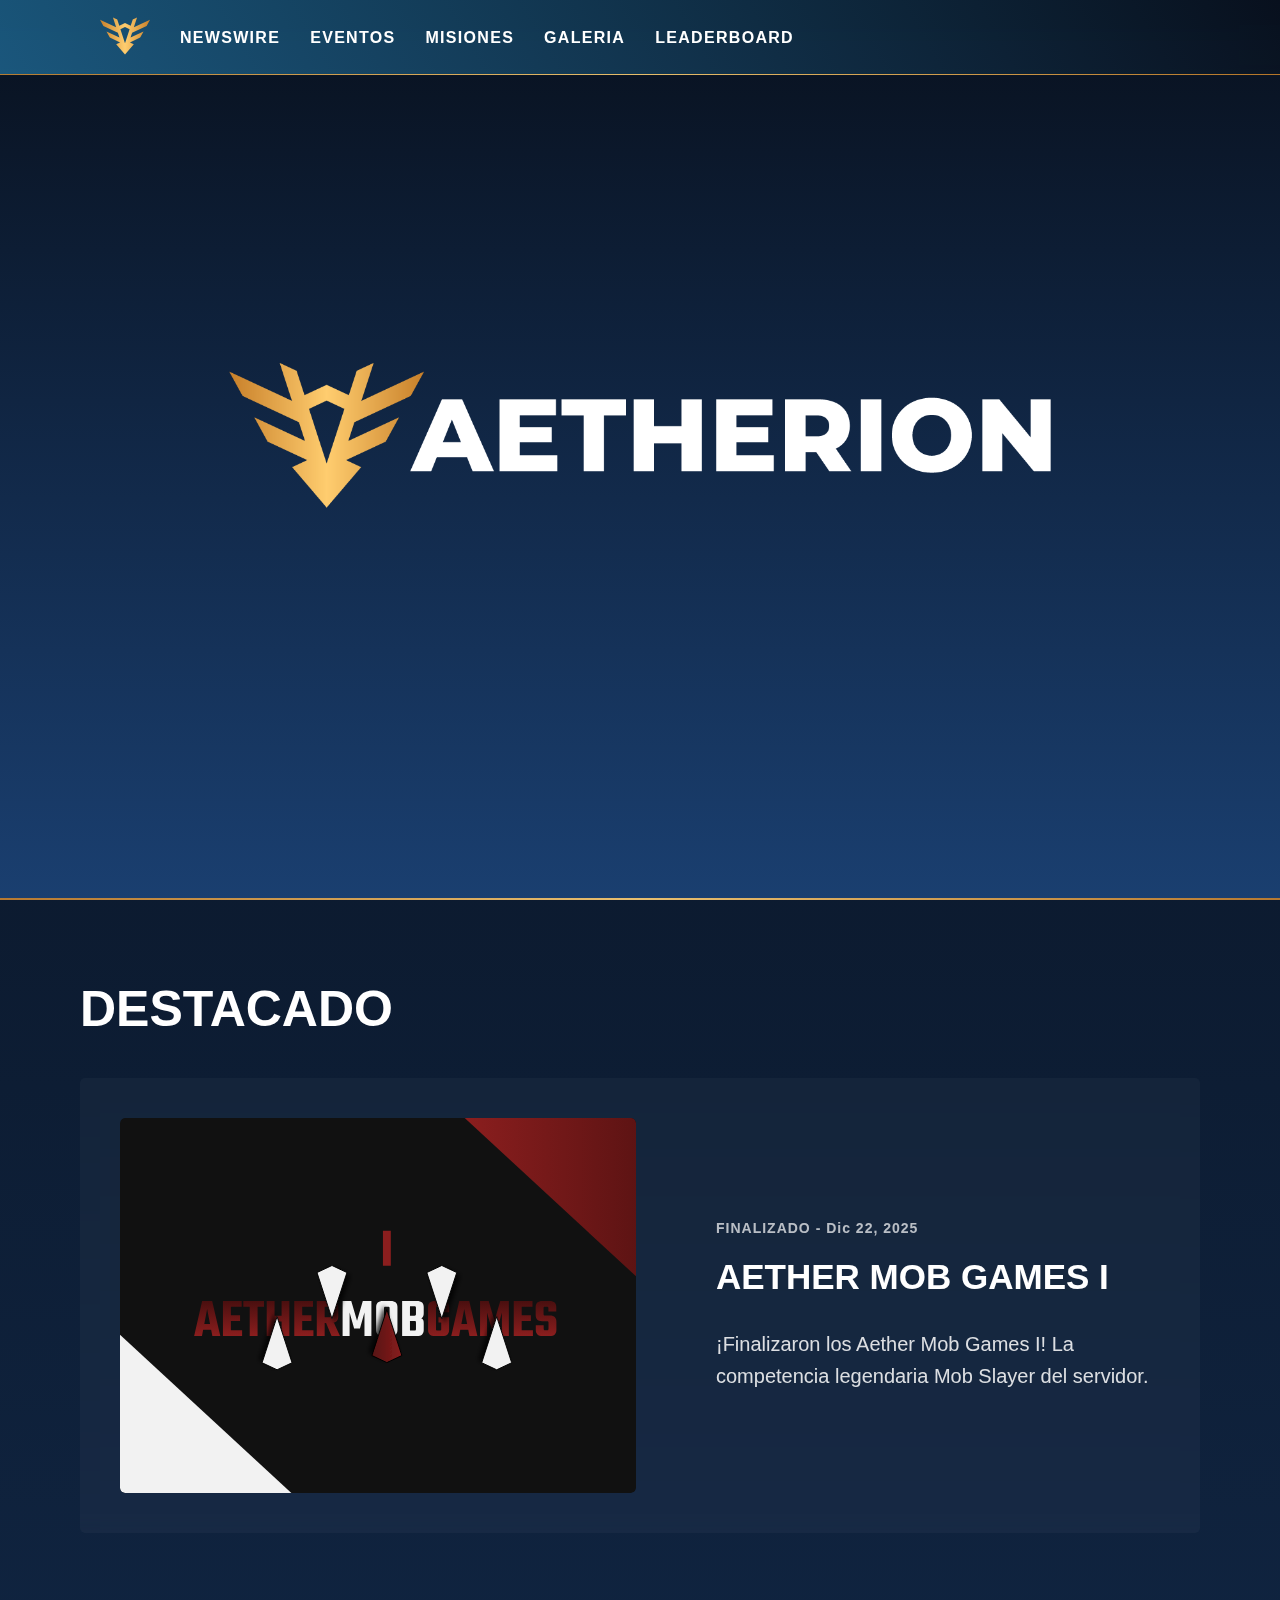
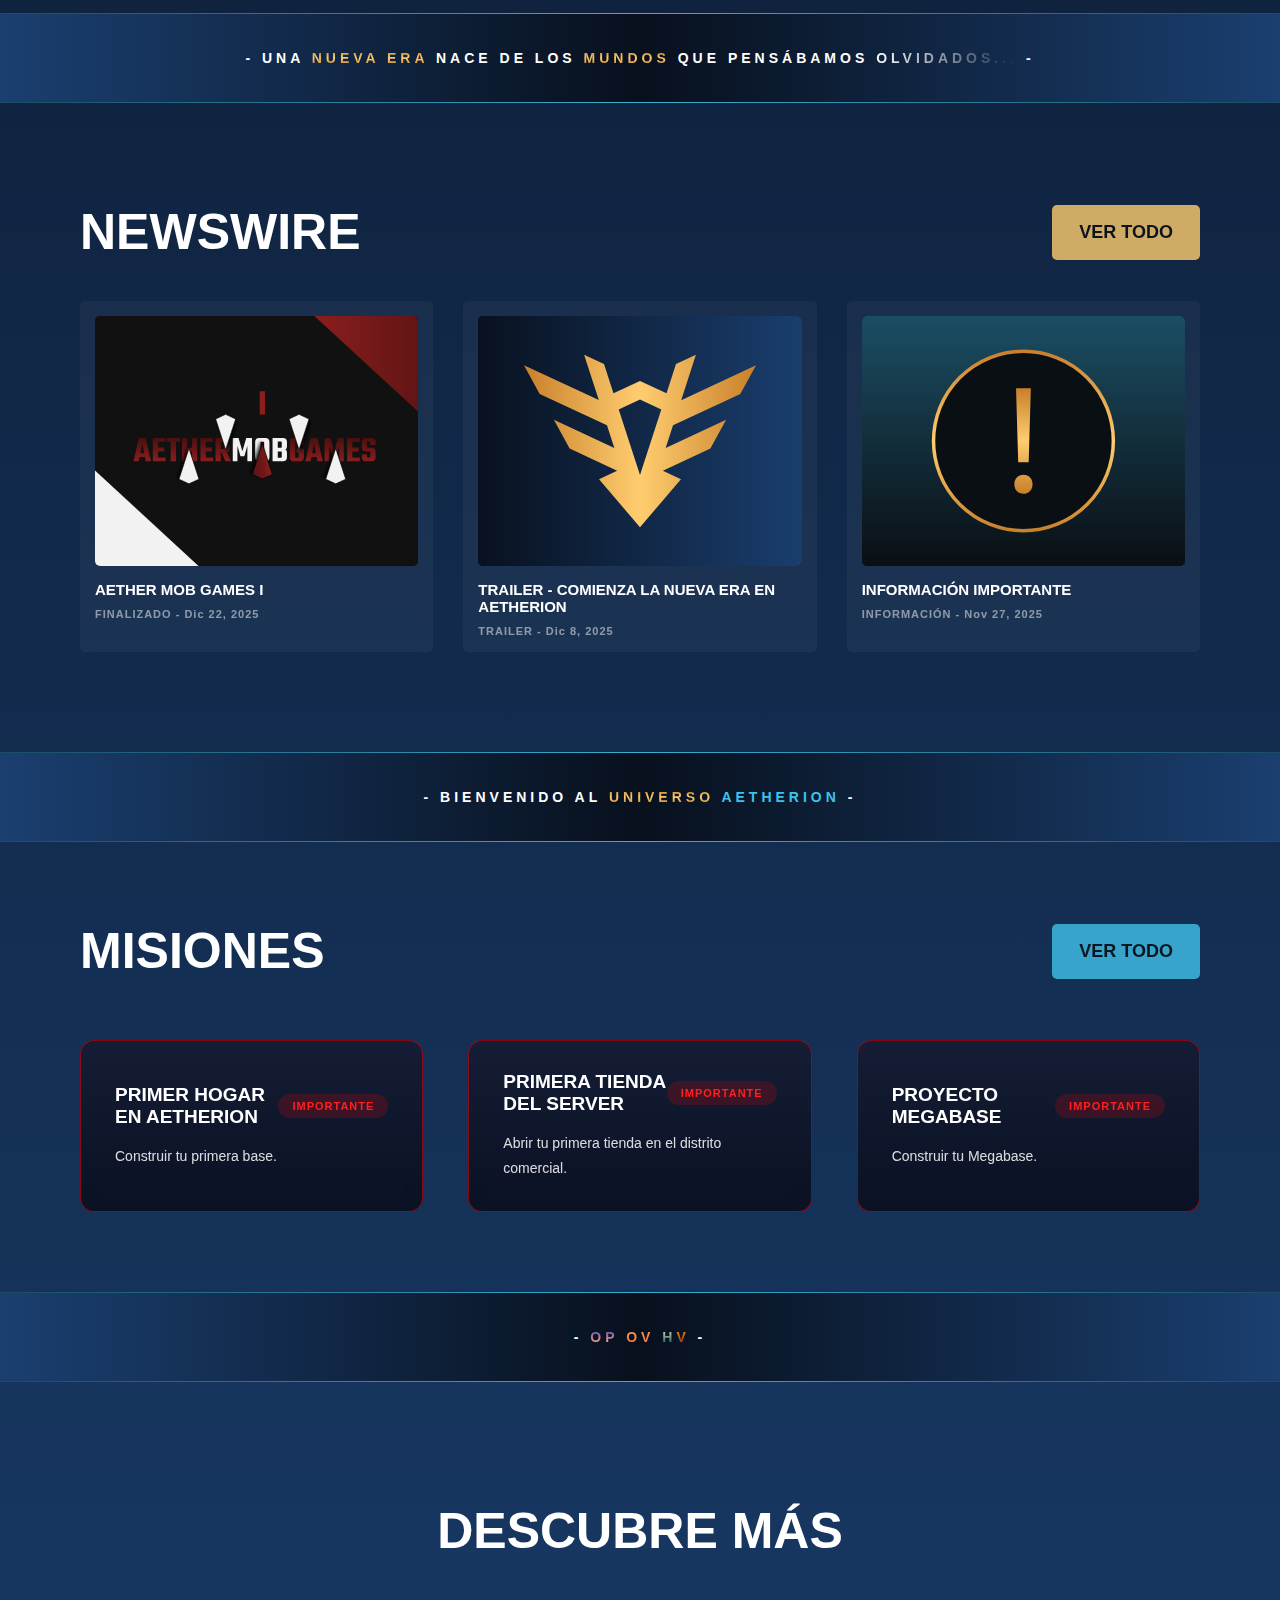
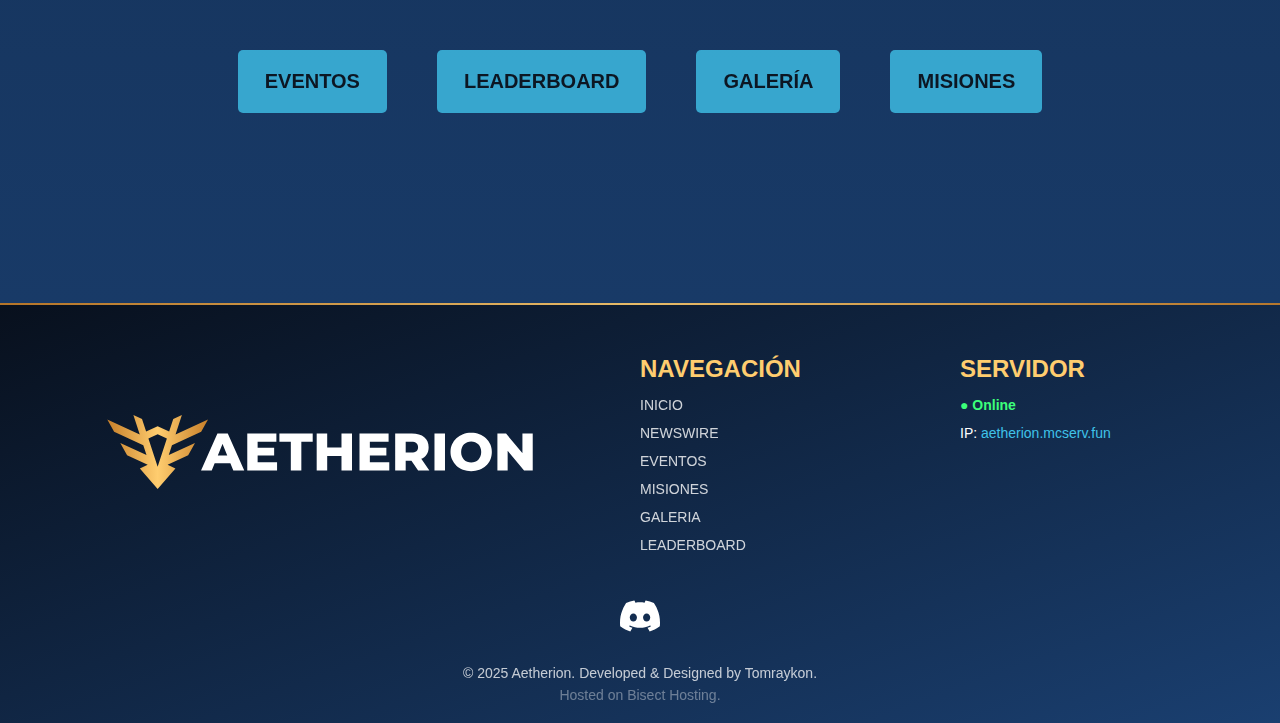
<file: index.html>
<!DOCTYPE html>
<html lang="en">

<head>

    <meta charset="UTF-8">
    <meta name="viewport" content="width=device-width, initial-scale=1.0">

    <!-- Link CSS -->
    <link rel="stylesheet" href="./styles/styles.css">

    <!-- Window Icon -->
    <link rel="icon" type="image/png" href="./assets/favicon/Favicon.png">

    <!-- Windon Title -->
    <title>Aetherion - Inicio</title>

</head>

<body>

    <main>

        <!-- Nav Bar -->

        <nav class="navbar">
            <ul class="nav-links">
                <li class="nav-icon"><a href="./index.html"><img src="./assets/home-button.svg" alt="Home"></a></li>
                <li><a href="./pages/newswire.html">NEWSWIRE</a></li>
                <li><a href="./pages/events.html">EVENTOS</a></li>
                <li><a href="./pages/missions.html">MISIONES</a></li>
                <li><a href="./pages/gallery.html">GALERIA</a></li>
                <li><a href="./pages/leaderboard.html">LEADERBOARD</a></li>
            </ul>
        </nav>

        <!-- Header -->

        <header class="home-header">
            <img src="./assets/home_banner.png" alt="">
        </header>

        <!-- Featured Section -->

        <section class="news-featured-section-2">

            <div class="news-featured-header">
                <h2 class="news-featured-title">DESTACADO</h2>
            </div>

            <header>

                <a href="./pages/articles/news-aethermobgames.html" class="newswire-featured">

                    <div class="featured-img">
                        <img src="./assets/news-cards/aethermobgames-thumbnail.svg" alt="Última noticia">
                    </div>

                    <div class="featured-info">
                        <span class="featured-topic">FINALIZADO - Dic 22, 2025</span>
                        <h2 class="featured-title">AETHER MOB GAMES I</h2>
                        <p class="featured-desc">
                            ¡Finalizaron los Aether Mob Games I! La competencia legendaria Mob Slayer del servidor.
                        </p>
                    </div>

                </a>
            </header>

        </section>

        <!-- Divider Line -->

        <div class="divider-line">
            <span class="divider-text">- UNA <span class="gold-txt">NUEVA ERA</span> NACE DE LOS <span
                    class="gold-txt">MUNDOS</span> QUE PENSÁBAMOS <span class="alpha-txt">OLVIDADOS...</span> -
            </span>
        </div>

        <!-- Newswire Section -->

        <section class="home-news-section">

            <div class="home-news-header">
                <h2 class="home-news-title">NEWSWIRE</h2>
                <a href="./pages/newswire.html" class="golden-btn">VER TODO</a>
            </div>

            <div class="news-cards-container">

                <a href="./pages/articles/news-aethermobgames.html" class="news-card">
                    <div class="card-img">
                        <img src="./assets/news-cards/aethermobgames-thumbnail.svg" alt="">
                    </div>
                    <h3>AETHER MOB GAMES I</h3>
                    <p>FINALIZADO - Dic 22, 2025</p>
                </a>

                <a href="./pages/articles/a-new-era.html" class="news-card">
                    <div class="card-img">
                        <img src="./assets/test-noti.svg" alt="">
                    </div>
                    <h3>TRAILER - COMIENZA LA NUEVA ERA EN AETHERION</h3>
                    <p>TRAILER - Dic 8, 2025</p>
                </a>

                <a href="./pages/articles/important-info.html" class="news-card">
                    <div class="card-img">
                        <img src="./assets/news-cards/important-info.svg" alt="">
                    </div>
                    <h3>INFORMACIÓN IMPORTANTE</h3>
                    <p>INFORMACIÓN - Nov 27, 2025</p>
                </a>

            </div>

        </section>

        <!-- Divider Line -->

        <div class="divider-line">
            <span class="divider-text">- BIENVENIDO AL <span class="gold-txt">UNIVERSO</span><span class="cyan-txt">
                    AETHERION</span> -</span>
            </span>
        </div>

        <!-- Missions Section -->

        <section class="events-section">

            <div class="events-header">
                <h2 class="events-title">MISIONES</h2>
                <a href="./pages/missions.html" class="cyan-btn">VER TODO</a>
            </div>

            <div class="events-grid">

                <div class="event-card event-important">
                    <div class="event-header">
                        <h3>PRIMER HOGAR EN AETHERION</h3>
                        <span class="event-badge">IMPORTANTE</span>
                    </div>
                    <p class="event-desc">Construir tu primera base.</p>
                </div>

                <div class="event-card event-important">
                    <div class="event-header">
                        <h3>PRIMERA TIENDA DEL SERVER</h3>
                        <span class="event-badge">IMPORTANTE</span>
                    </div>
                    <p class="event-desc">Abrir tu primera tienda en el distrito comercial.</p>
                </div>

                <div class="event-card event-important">
                    <div class="event-header">
                        <h3>PROYECTO MEGABASE</h3>
                        <span class="event-badge">IMPORTANTE</span>
                    </div>
                    <p class="event-desc">Construir tu Megabase.</p>
                </div>

            </div>

        </section>

        <!-- Divider Line -->

        <div class="divider-line">
            <span class="divider-text">- <span class="op-txt">OP </span> <span class="ov-txt">OV </span><span
                    class="h-txt">H</span><span class="v-txt">V</span> -</span>
        </div>

        <section class="discover-section">

            <h2 class="discover-title">DESCUBRE MÁS</h2>

            <div class="discover-buttons">
                <a href="./pages/events.html" class="cyan-btn big">EVENTOS</a>
                <a href="./pages/leaderboard.html" class="cyan-btn big">LEADERBOARD</a>
                <a href="./pages/gallery.html" class="cyan-btn big">GALERÍA</a>
                <a href="./pages/missions.html" class="cyan-btn big">MISIONES</a>
            </div>

        </section>

        <!-- Footer -->

        <footer class="footer">
            <div class="footer-container">

                <div class="footer-brand">
                    <img src="./assets/footer-logo.svg" alt="Aetherion Logo">
                </div>

                <div class="footer-section">
                    <h3>NAVEGACIÓN</h3>
                    <ul>
                        <li><a href="./index.html">INICIO</a></li>
                        <li><a href="./pages/newswire.html">NEWSWIRE</a></li>
                        <li><a href="./pages/events.html">EVENTOS</a></li>
                        <li><a href="./pages/missions.html">MISIONES</a></li>
                        <li><a href="./pages/gallery.html">GALERIA</a></li>
                        <li><a href="./pages/leaderboard.html">LEADERBOARD</a></li>
                    </ul>
                </div>

                <div class="footer-section">
                    <h3>SERVIDOR</h3>
                    <ul>
                        <li><span class="server-status online">● Online</span></li>
                        <li>IP: <span class="ip">aetherion.mcserv.fun</span></li>
                    </ul>
                </div>

            </div>

            <div class="footer-socials">
                <a href="https://discord.gg/jFTdQ7upst" class="social-icon" target="_blank">
                    <img src="./assets/discord-icon.svg" alt="Discord">
                </a>
            </div>

            <div class="footer-bottom">
                <p>© 2025 Aetherion. Developed & Designed by Tomraykon.</p>
                <p class="hosting">Hosted on Bisect Hosting.</p>
            </div>
        </footer>

    </main>

</body>

</html>
</file>
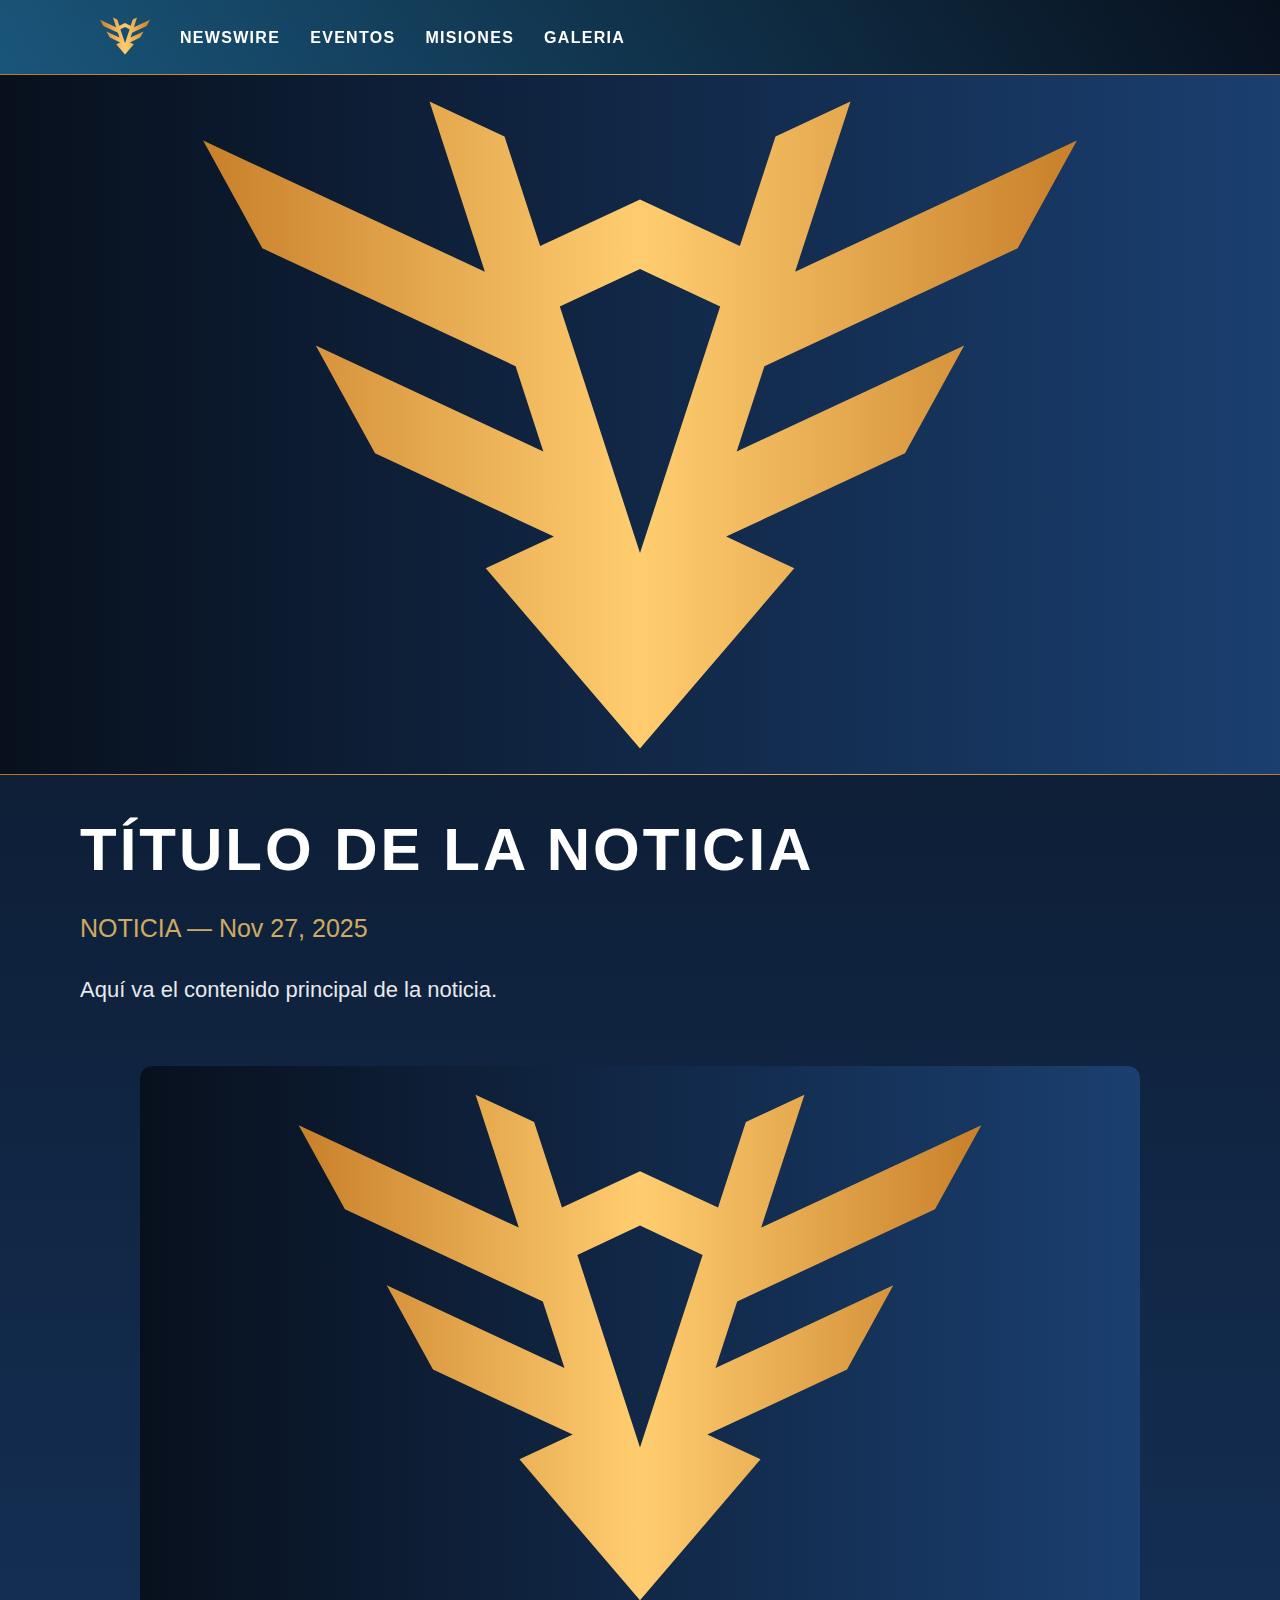
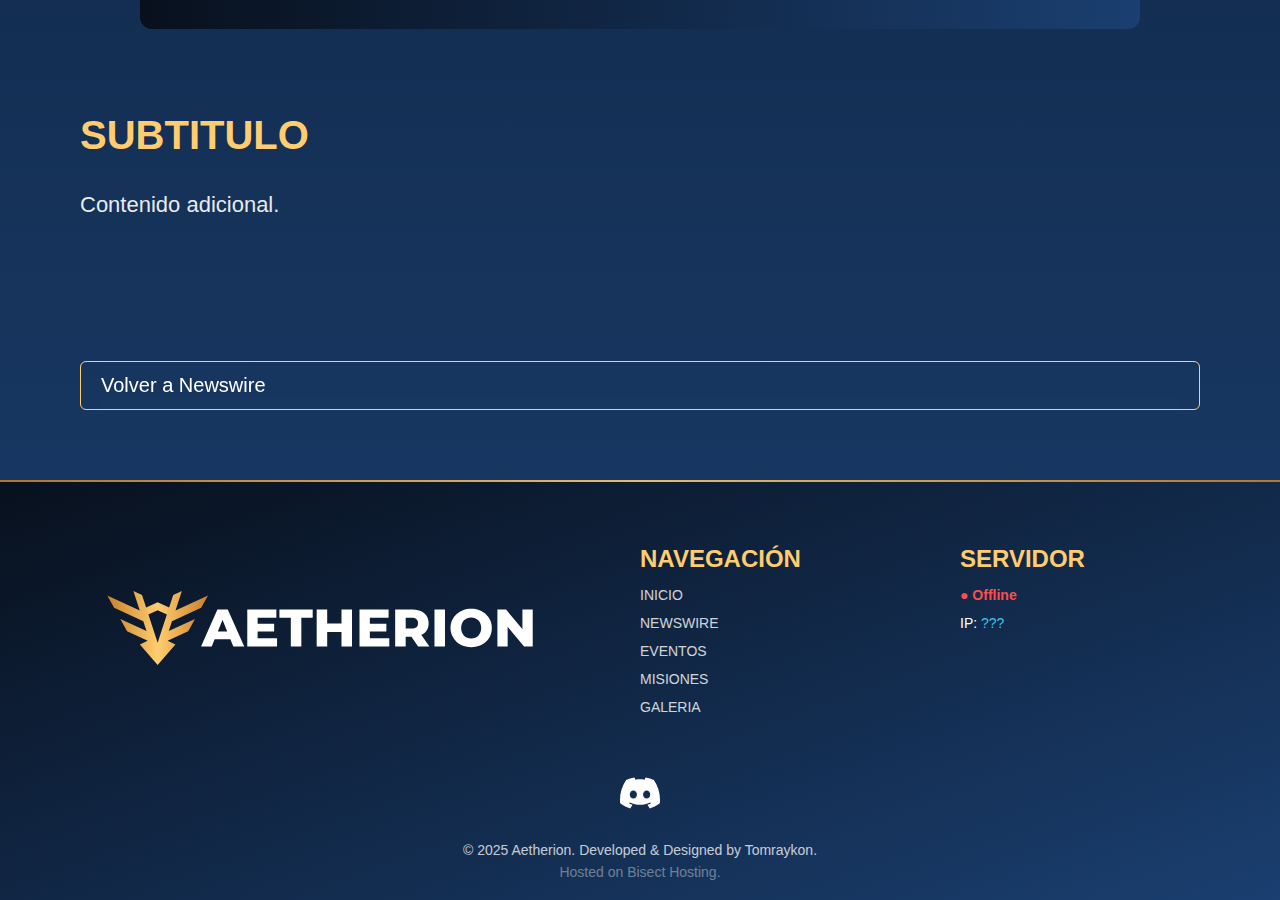
<file: pages/article.html>
<!DOCTYPE html>
<html lang="en">

<head>

    <meta charset="UTF-8">
    <meta name="viewport" content="width=device-width, initial-scale=1.0">

    <!-- Link CSS -->
    <link rel="stylesheet" href="../styles/styles.css">
    <link rel="stylesheet" href="../styles/article.css">

    <!-- Window Icon -->
    <link rel="icon" type="image/png" href="../assets/favicon/Favicon.png">

    <!-- Windon Title -->
    <title>Aetherion - Inicio</title>

</head>

<body>

    <main>

        <!-- Nav Bar -->

        <nav class="navbar">
            <ul class="nav-links">
                <li class="nav-icon"><a href="../index.html"><img src="../assets/home-button.svg" alt="Home"></a></li>
                <li><a href="./newswire.html">NEWSWIRE</a></li>
                <li><a href="./events.html">EVENTOS</a></li>
                <li><a href="./missions.html">MISIONES</a></li>
                <li><a href="./gallery.html">GALERIA</a></li>
            </ul>
        </nav>

        <section class="article-content">

            <!-- VIDEO ENCIMA DEL BANNER -->
            <div class="article-video no-visible">
                <iframe src="https://www.youtube.com/embed/dQw4w9WgXcQ" title="YouTube video" frameborder="0"
                    allowfullscreen>
                </iframe>
            </div>

            <!-- BANNER -->
            <div class="article-banner">
                <img src="../assets/test-noti.svg" alt="Banner">
            </div>

            <!-- CONTENIDO DEL ARTÍCULO -->
            <div class="article-body">

                <h1 class="article-title">Título de la noticia</h1>

                <span class="article-meta">NOTICIA — Nov 27, 2025</span>

                <p class="article-text">
                    Aquí va el contenido principal de la noticia.
                </p>

                <div class="article-image">
                    <img src="../assets/test-noti.svg" alt="Imagen secundaria">
                </div>

                <h2 class="article-subtitle">SUBTITULO</h2>

                <p class="article-text">
                    Contenido adicional.
                </p>

                <a href="../pages/newswire.html" class="back-button">
                    Volver a Newswire
                </a>

            </div>

        </section>




        <!-- Footer -->

        <footer class="footer">
            <div class="footer-container">

                <div class="footer-brand">
                    <img src="../assets/footer-logo.svg" alt="Aetherion Logo">
                </div>

                <div class="footer-section">
                    <h3>NAVEGACIÓN</h3>
                    <ul>
                        <li><a href="../index.html">INICIO</a></li>
                        <li><a href="./newswire.html">NEWSWIRE</a></li>
                        <li><a href="./events.html">EVENTOS</a></li>
                        <li><a href="./missions.html">MISIONES</a></li>
                        <li><a href="./gallery.html">GALERIA</a></li>
                    </ul>
                </div>

                <div class="footer-section">
                    <h3>SERVIDOR</h3>
                    <ul>
                        <li><span class="server-status offline">● Offline</span></li>
                        <li>IP: <span class="ip">???</span></li>
                    </ul>
                </div>

            </div>

            <div class="footer-socials">
                <a href="https://discord.gg/jFTdQ7upst" class="social-icon" target="_blank">
                    <img src="../assets/discord-icon.svg" alt="Discord">
                </a>
            </div>

            <div class="footer-bottom">
                <p>© 2025 Aetherion. Developed & Designed by Tomraykon.</p>
                <p class="hosting">Hosted on Bisect Hosting.</p>
            </div>
        </footer>

    </main>

</body>

</html>
</file>
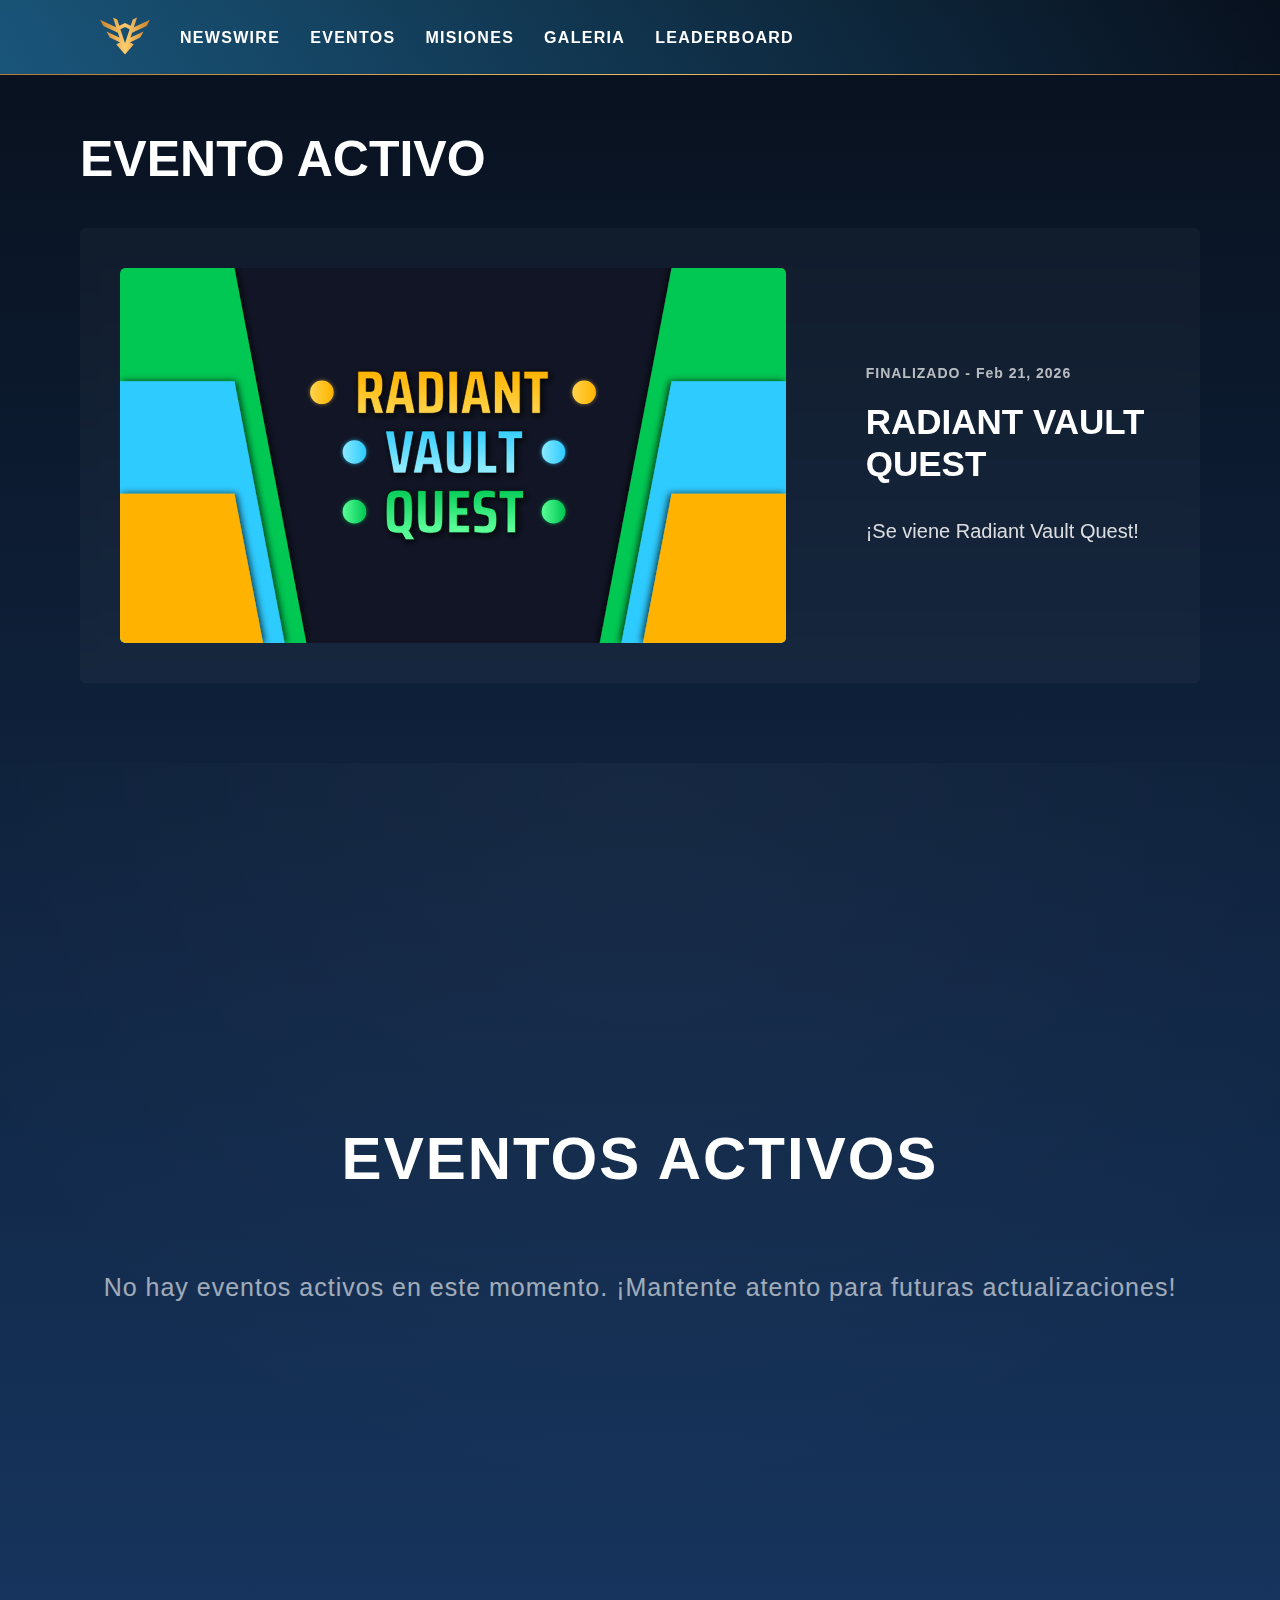
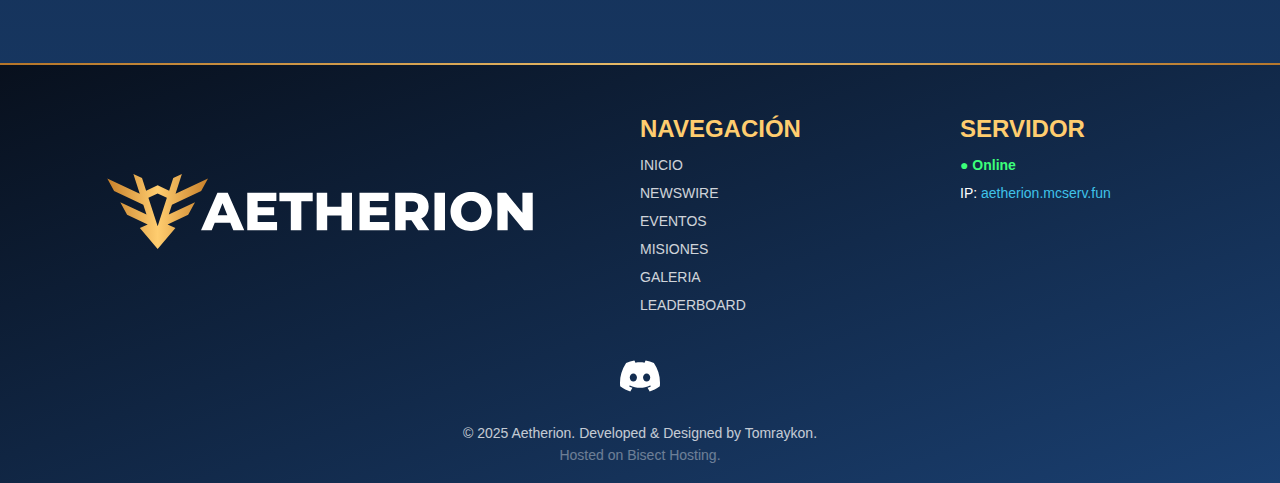
<file: pages/events.html>
<!DOCTYPE html>
<html lang="en">

<head>

    <meta charset="UTF-8">
    <meta name="viewport" content="width=device-width, initial-scale=1.0">

    <!-- Link CSS -->
    <link rel="stylesheet" href="../styles/styles.css">

    <!-- Window Icon -->
    <link rel="icon" type="image/png" href="../assets/favicon/Favicon.png">

    <!-- Windon Title -->
    <title>Aetherion - Eventos</title>

</head>

<body>

    <main>

        <nav class="navbar">
            <ul class="nav-links">
                <li class="nav-icon"><a href="../index.html"><img src="../assets/home-button.svg" alt="Home"></a></li>
                <li><a href="./newswire.html">NEWSWIRE</a></li>
                <li><a href="./events.html">EVENTOS</a></li>
                <li><a href="./missions.html">MISIONES</a></li>
                <li><a href="./gallery.html">GALERIA</a></li>
                <li><a href="./leaderboard.html">LEADERBOARD</a></li>
            </ul>
        </nav>

        <section class="news-featured-section off">

            <div class="news-featured-header">
                <h2 class="news-featured-title">EVENTO ACTIVO</h2>
            </div>

            <header>

                <a href="./articles/news-radiantvaultquest.html" class="newswire-featured">

                    <div class="featured-img">
                        <img src="../assets/news-cards/radiantvaultquest-thumbnail.svg" alt="Última noticia">
                    </div>

                    <div class="featured-info">
                        <span class="featured-topic">FINALIZADO - Feb 21, 2026</span>
                        <h2 class="featured-title">RADIANT VAULT QUEST</h2>
                        <p class="featured-desc">
                            ¡Se viene Radiant Vault Quest!
                        </p>
                    </div>

                </a>
            </header>

        </section>

        <section class="events-section-2">

            <div class="events-header">
                <h2 class="events-title-2">EVENTOS ACTIVOS</h2>
            </div>

            <div class="no-events-message-2">
                No hay eventos activos en este momento. ¡Mantente atento para futuras actualizaciones!
            </div>

        </section>

        <footer class="footer">
            <div class="footer-container">

                <div class="footer-brand">
                    <img src="../assets/footer-logo.svg" alt="Aetherion Logo">
                </div>

                <div class="footer-section">
                    <h3>NAVEGACIÓN</h3>
                    <ul>
                        <li><a href="../index.html">INICIO</a></li>
                        <li><a href="./newswire.html">NEWSWIRE</a></li>
                        <li><a href="./events.html">EVENTOS</a></li>
                        <li><a href="./missions.html">MISIONES</a></li>
                        <li><a href="./gallery.html">GALERIA</a></li>
                        <li><a href="./leaderboard.html">LEADERBOARD</a></li>
                    </ul>
                </div>

                <div class="footer-section">
                    <h3>SERVIDOR</h3>
                    <ul>
                        <li><span class="server-status online">● Online</span></li>
                        <li>IP: <span class="ip">aetherion.mcserv.fun</span></li>
                    </ul>
                </div>

            </div>

            <div class="footer-socials">
                <a href="https://discord.gg/jFTdQ7upst" class="social-icon" target="_blank">
                    <img src="../assets/discord-icon.svg" alt="Discord">
                </a>
            </div>

            <div class="footer-bottom">
                <p>© 2025 Aetherion. Developed & Designed by Tomraykon.</p>
                <p class="hosting">Hosted on Bisect Hosting.</p>
            </div>
        </footer>

    </main>

</body>

</html>
</file>
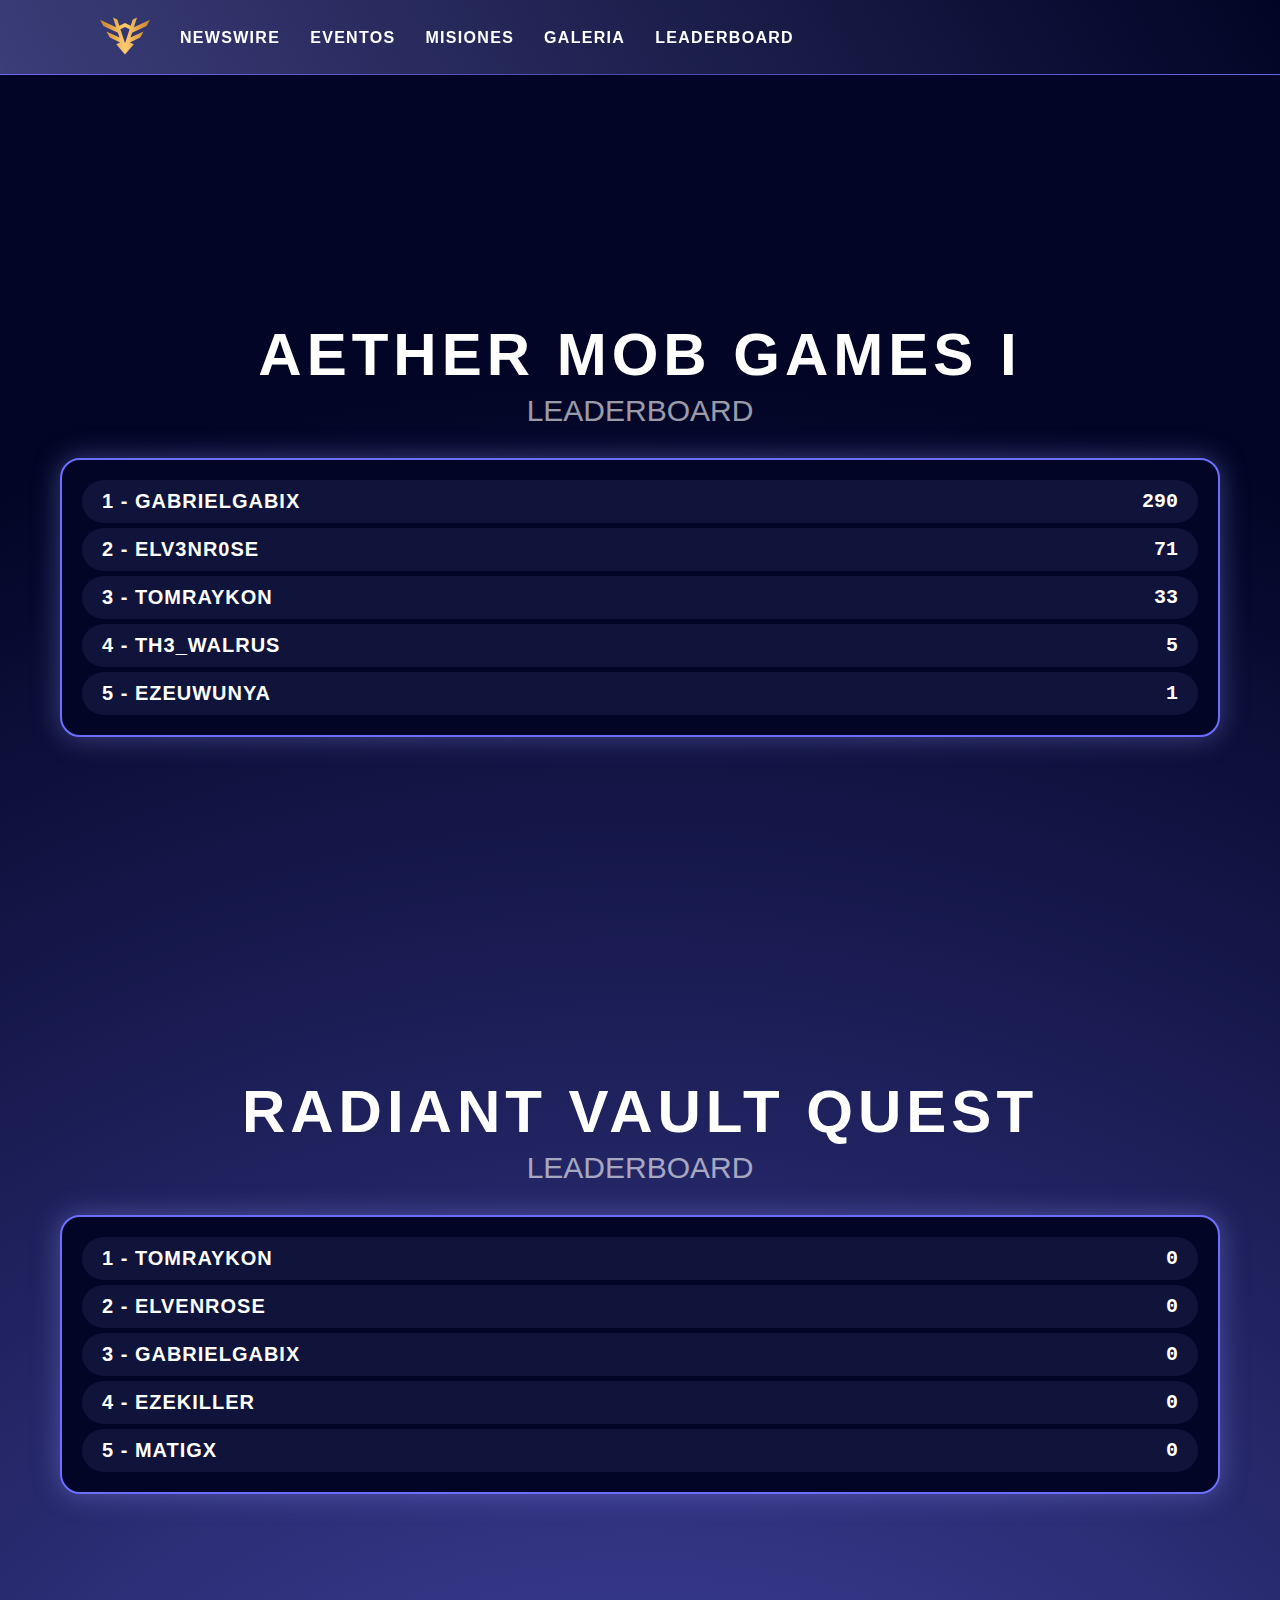
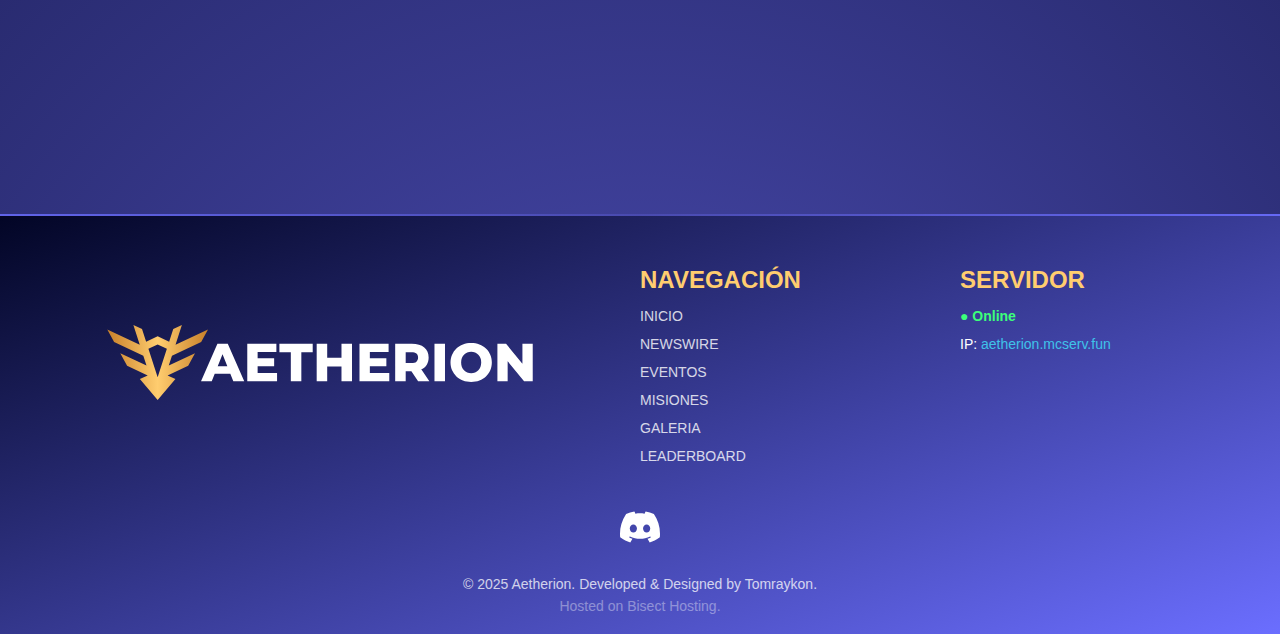
<file: pages/leaderboard.html>
<!DOCTYPE html>
<html lang="en">

<head>

    <meta charset="UTF-8">
    <meta name="viewport" content="width=device-width, initial-scale=1.0">

    <!-- Link CSS -->
    <link rel="stylesheet" href="../styles/styles.css">
    <link rel="stylesheet" href="../styles/leaderboard.css">

    <!-- Window Icon -->
    <link rel="icon" type="image/png" href="../assets/favicon/Favicon.png">

    <!-- Windon Title -->
    <title>Aetherion - Laderboard</title>

</head>

<body>

    <main>

        <nav class="navbar">
            <ul class="nav-links">
                <li class="nav-icon"><a href="../index.html"><img src="../assets/home-button.svg" alt="Home"></a></li>
                <li><a href="./newswire.html">NEWSWIRE</a></li>
                <li><a href="./events.html">EVENTOS</a></li>
                <li><a href="./missions.html">MISIONES</a></li>
                <li><a href="./gallery.html">GALERIA</a></li>
                <li><a href="./leaderboard.html">LEADERBOARD</a></li>
            </ul>
        </nav>

        <section class="leaderboard-section">

            <h1 class="leaderboard-title">AETHER MOB GAMES I</h1>
            <p class="leaderboard-subtitle">Leaderboard</p>

            <div class="leaderboard">

                <div class="leaderboard-row first">
                    <span class="player">1 - GabrielGabix</span>
                    <span class="score">290</span>
                </div>

                <div class="leaderboard-row second">
                    <span class="player">2 - Elv3nR0se</span>
                    <span class="score">71</span>
                </div>

                <div class="leaderboard-row third">
                    <span class="player">3 - Tomraykon</span>
                    <span class="score">33</span>
                </div>

                <div class="leaderboard-row">
                    <span class="player">4 - Th3_Walrus</span>
                    <span class="score">5</span>
                </div>

                <div class="leaderboard-row">
                    <span class="player">5 - Ezeuwunya </span>
                    <span class="score">1</span>
                </div>

            </div>

        </section>

        <section class="leaderboard-section">

            <h1 class="leaderboard-title">RADIANT VAULT QUEST</h1>
            <p class="leaderboard-subtitle">Leaderboard</p>

            <div class="leaderboard">

                <div class="leaderboard-row first">
                    <span class="player">1 - Tomraykon</span>
                    <span class="score">0</span>
                </div>

                <div class="leaderboard-row second">
                    <span class="player">2 - ElvenRose</span>
                    <span class="score">0</span>
                </div>

                <div class="leaderboard-row third">
                    <span class="player">3 - GabrielGabix</span>
                    <span class="score">0</span>
                </div>

                <div class="leaderboard-row">
                    <span class="player">4 - Ezekiller</span>
                    <span class="score">0</span>
                </div>

                <div class="leaderboard-row">
                    <span class="player">5 - Matigx</span>
                    <span class="score">0</span>
                </div>

            </div>

        </section>

        <footer class="footer">
            <div class="footer-container">

                <div class="footer-brand">
                    <img src="../assets/footer-logo.svg" alt="Aetherion Logo">
                </div>

                <div class="footer-section">
                    <h3>NAVEGACIÓN</h3>
                    <ul>
                        <li><a href="../index.html">INICIO</a></li>
                        <li><a href="./newswire.html">NEWSWIRE</a></li>
                        <li><a href="./events.html">EVENTOS</a></li>
                        <li><a href="./missions.html">MISIONES</a></li>
                        <li><a href="./gallery.html">GALERIA</a></li>
                        <li><a href="./leaderboard.html">LEADERBOARD</a></li>
                    </ul>
                </div>

                <div class="footer-section">
                    <h3>SERVIDOR</h3>
                    <ul>
                        <li><span class="server-status online">● Online</span></li>
                        <li>IP: <span class="ip">aetherion.mcserv.fun</span></li>
                    </ul>
                </div>

            </div>

            <div class="footer-socials">
                <a href="https://discord.gg/jFTdQ7upst" class="social-icon" target="_blank">
                    <img src="../assets/discord-icon.svg" alt="Discord">
                </a>
            </div>

            <div class="footer-bottom">
                <p>© 2025 Aetherion. Developed & Designed by Tomraykon.</p>
                <p class="hosting">Hosted on Bisect Hosting.</p>
            </div>
        </footer>

    </main>

</body>

</html>
</file>
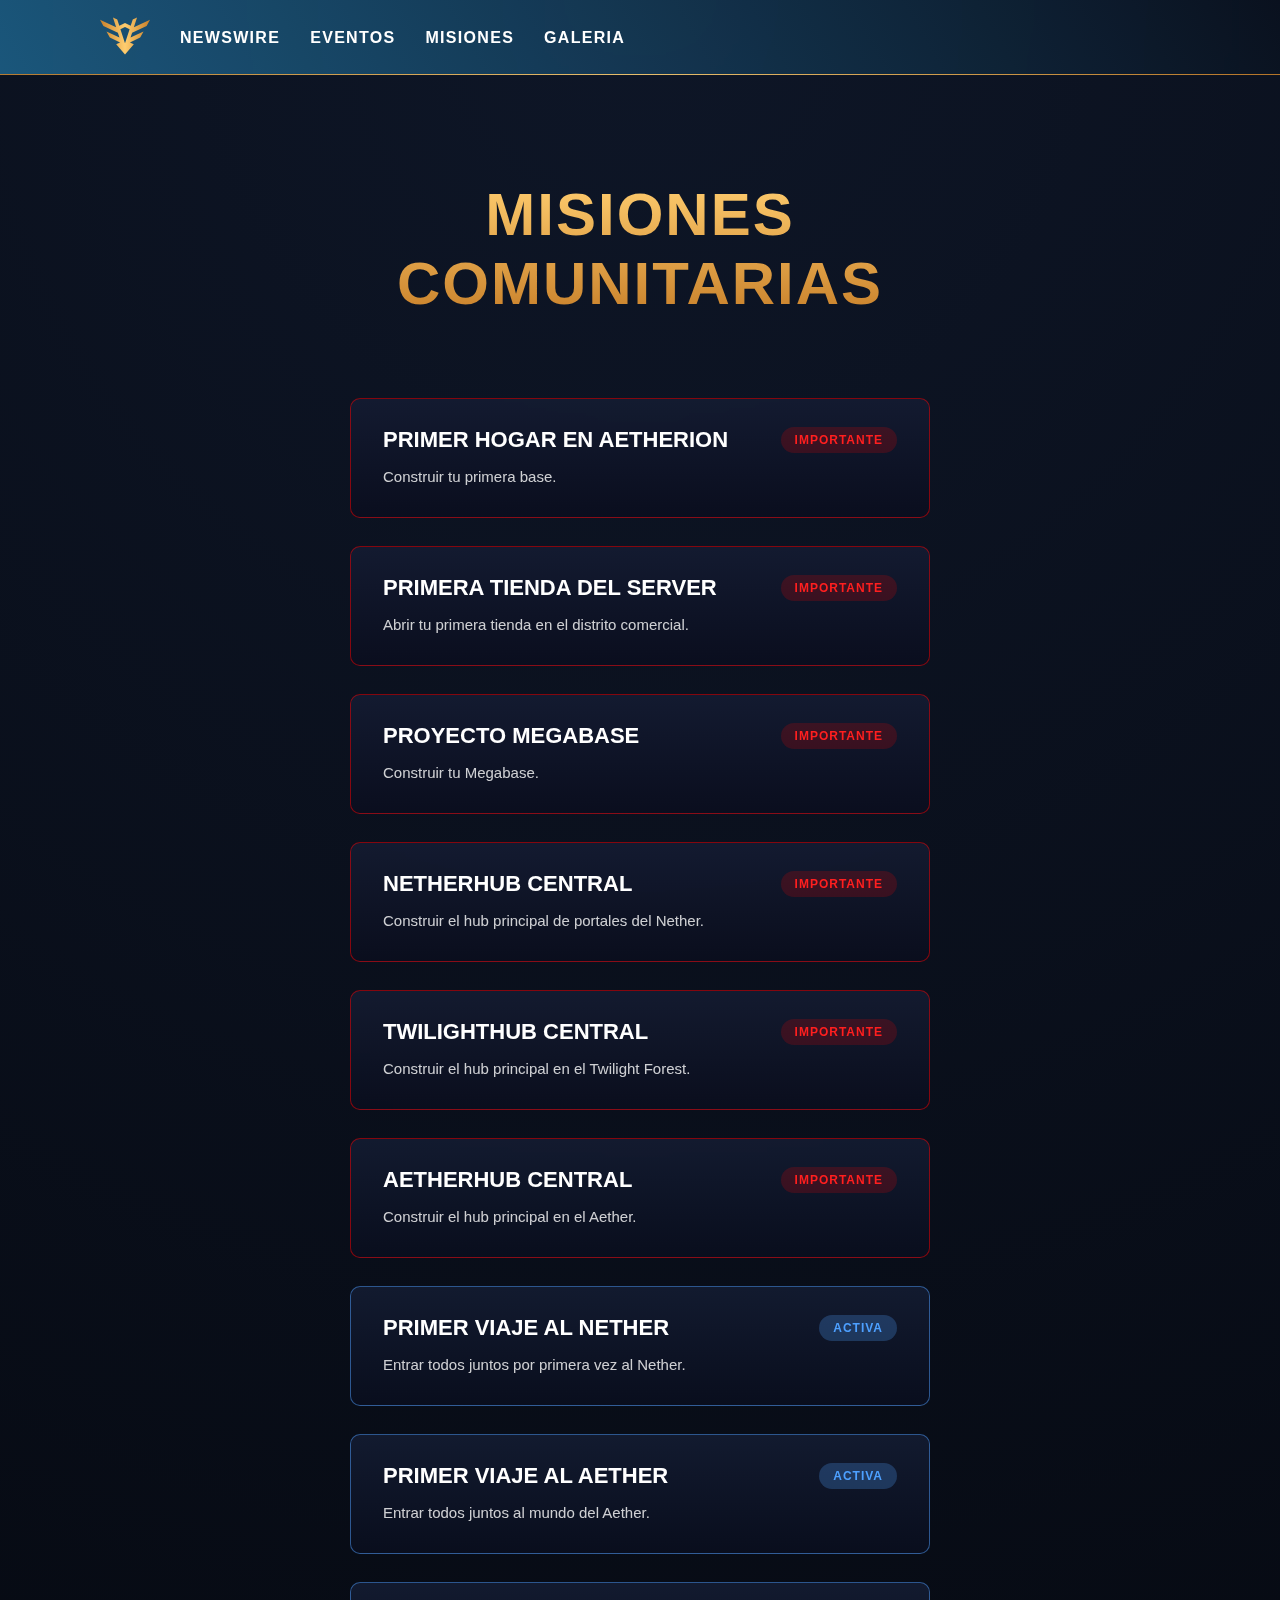
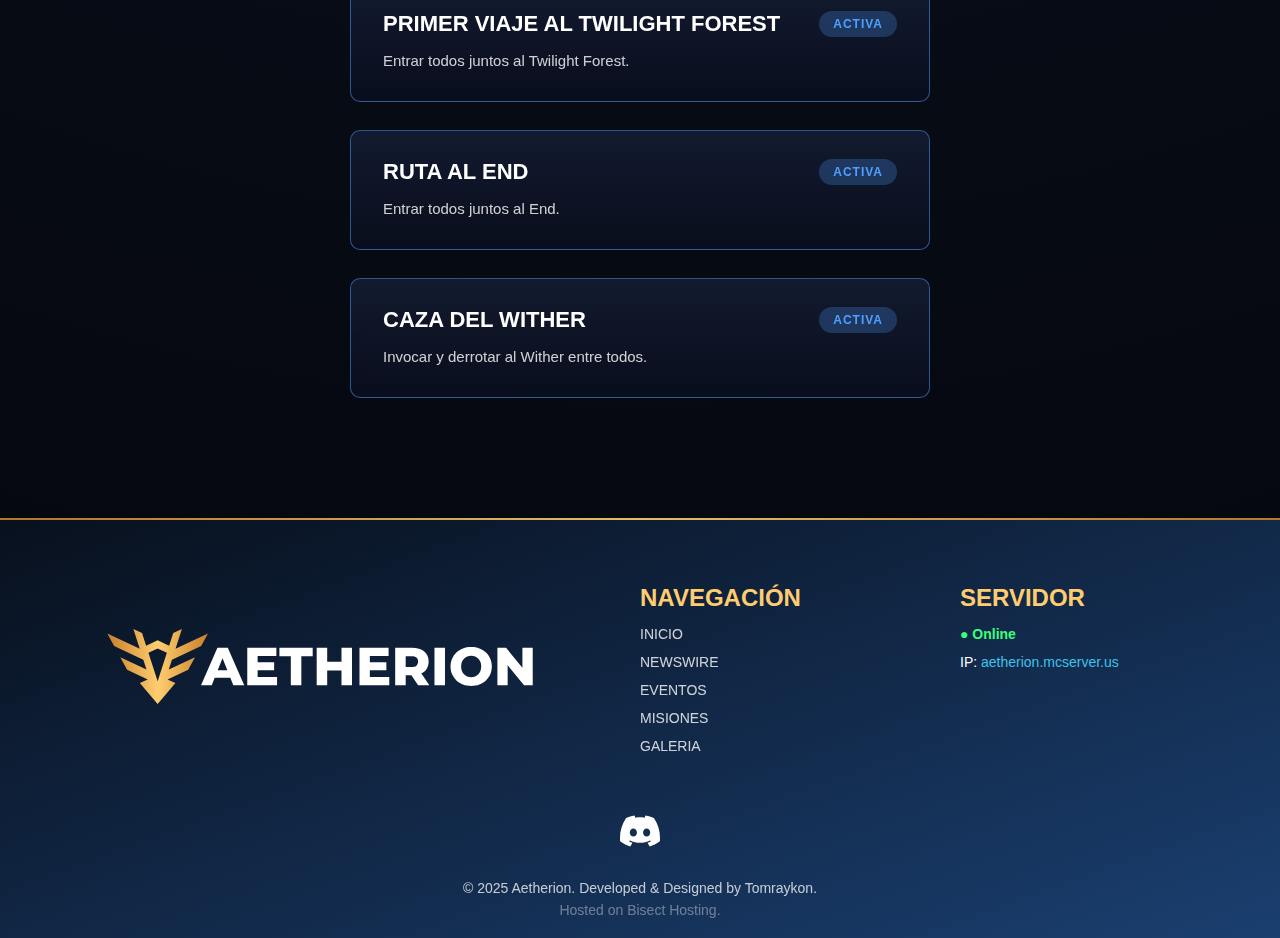
<file: pages/missions.html>
<!DOCTYPE html>
<html lang="en">

<head>

    <meta charset="UTF-8">
    <meta name="viewport" content="width=device-width, initial-scale=1.0">

    <!-- Link CSS -->
    <link rel="stylesheet" href="../styles/styles.css">

    <!-- Window Icon -->
    <link rel="icon" type="image/png" href="../assets/favicon/Favicon.png">

    <!-- Windon Title -->
    <title>Aetherion - Misiones</title>

</head>

<body>

    <main>

        <nav class="navbar">
            <ul class="nav-links">
                <li class="nav-icon"><a href="../index.html"><img src="../assets/home-button.svg" alt="Home"></a></li>
                <li><a href="./newswire.html">NEWSWIRE</a></li>
                <li><a href="./events.html">EVENTOS</a></li>
                <li><a href="./missions.html">MISIONES</a></li>
                <li><a href="./gallery.html">GALERIA</a></li>
            </ul>
        </nav>

        <section class="missions-section">

            <div class="missions-container">

                <h2 class="missions-title">MISIONES COMUNITARIAS</h2>

                <div class="missions-list">

                    <div class="mission-card important">
                        <div class="mission-header">
                            <h3>PRIMER HOGAR EN AETHERION</h3>
                            <span class="mission-status">IMPORTANTE</span>
                        </div>
                        <p class="mission-desc">Construir tu primera base.</p>
                    </div>

                    <div class="mission-card important">
                        <div class="mission-header">
                            <h3>PRIMERA TIENDA DEL SERVER</h3>
                            <span class="mission-status">IMPORTANTE</span>
                        </div>
                        <p class="mission-desc">Abrir tu primera tienda en el distrito comercial.</p>
                    </div>

                    <div class="mission-card important">
                        <div class="mission-header">
                            <h3>PROYECTO MEGABASE</h3>
                            <span class="mission-status">IMPORTANTE</span>
                        </div>
                        <p class="mission-desc">Construir tu Megabase.</p>
                    </div>

                    <div class="mission-card important">
                        <div class="mission-header">
                            <h3>NETHERHUB CENTRAL</h3>
                            <span class="mission-status">IMPORTANTE</span>
                        </div>
                        <p class="mission-desc">Construir el hub principal de portales del Nether.</p>
                    </div>

                    <div class="mission-card important">
                        <div class="mission-header">
                            <h3>TWILIGHTHUB CENTRAL</h3>
                            <span class="mission-status">IMPORTANTE</span>
                        </div>
                        <p class="mission-desc">Construir el hub principal en el Twilight Forest.</p>
                    </div>

                    <div class="mission-card important">
                        <div class="mission-header">
                            <h3>AETHERHUB CENTRAL</h3>
                            <span class="mission-status">IMPORTANTE</span>
                        </div>
                        <p class="mission-desc">Construir el hub principal en el Aether.</p>
                    </div>

                    <div class="mission-card active">
                        <div class="mission-header">
                            <h3>PRIMER VIAJE AL NETHER</h3>
                            <span class="mission-status">ACTIVA</span>
                        </div>
                        <p class="mission-desc">Entrar todos juntos por primera vez al Nether.</p>
                    </div>

                    <div class="mission-card active">
                        <div class="mission-header">
                            <h3>PRIMER VIAJE AL AETHER</h3>
                            <span class="mission-status">ACTIVA</span>
                        </div>
                        <p class="mission-desc">Entrar todos juntos al mundo del Aether.</p>
                    </div>

                    <div class="mission-card active">
                        <div class="mission-header">
                            <h3>PRIMER VIAJE AL TWILIGHT FOREST</h3>
                            <span class="mission-status">ACTIVA</span>
                        </div>
                        <p class="mission-desc">Entrar todos juntos al Twilight Forest.</p>
                    </div>

                    <div class="mission-card active">
                        <div class="mission-header">
                            <h3>RUTA AL END</h3>
                            <span class="mission-status">ACTIVA</span>
                        </div>
                        <p class="mission-desc">Entrar todos juntos al End.</p>
                    </div>

                    <div class="mission-card active">
                        <div class="mission-header">
                            <h3>CAZA DEL WITHER</h3>
                            <span class="mission-status">ACTIVA</span>
                        </div>
                        <p class="mission-desc">Invocar y derrotar al Wither entre todos.</p>
                    </div>


                </div>

        </section>


        <footer class="footer">
            <div class="footer-container">

                <div class="footer-brand">
                    <img src="../assets/footer-logo.svg" alt="Aetherion Logo">
                </div>

                <div class="footer-section">
                    <h3>NAVEGACIÓN</h3>
                    <ul>
                        <li><a href="../index.html">INICIO</a></li>
                        <li><a href="./newswire.html">NEWSWIRE</a></li>
                        <li><a href="./events.html">EVENTOS</a></li>
                        <li><a href="./missions.html">MISIONES</a></li>
                        <li><a href="./gallery.html">GALERIA</a></li>
                    </ul>
                </div>

                <div class="footer-section">
                    <h3>SERVIDOR</h3>
                    <ul>
                        <li><span class="server-status online">● Online</span></li>
                        <li>IP: <span class="ip">aetherion.mcserver.us</span></li>
                    </ul>
                </div>

            </div>

            <div class="footer-socials">
                <a href="https://discord.gg/jFTdQ7upst" class="social-icon" target="_blank">
                    <img src="../assets/discord-icon.svg" alt="Discord">
                </a>
            </div>

            <div class="footer-bottom">
                <p>© 2025 Aetherion. Developed & Designed by Tomraykon.</p>
                <p class="hosting">Hosted on Bisect Hosting.</p>
            </div>
        </footer>

    </main>

</body>

</html>
</file>
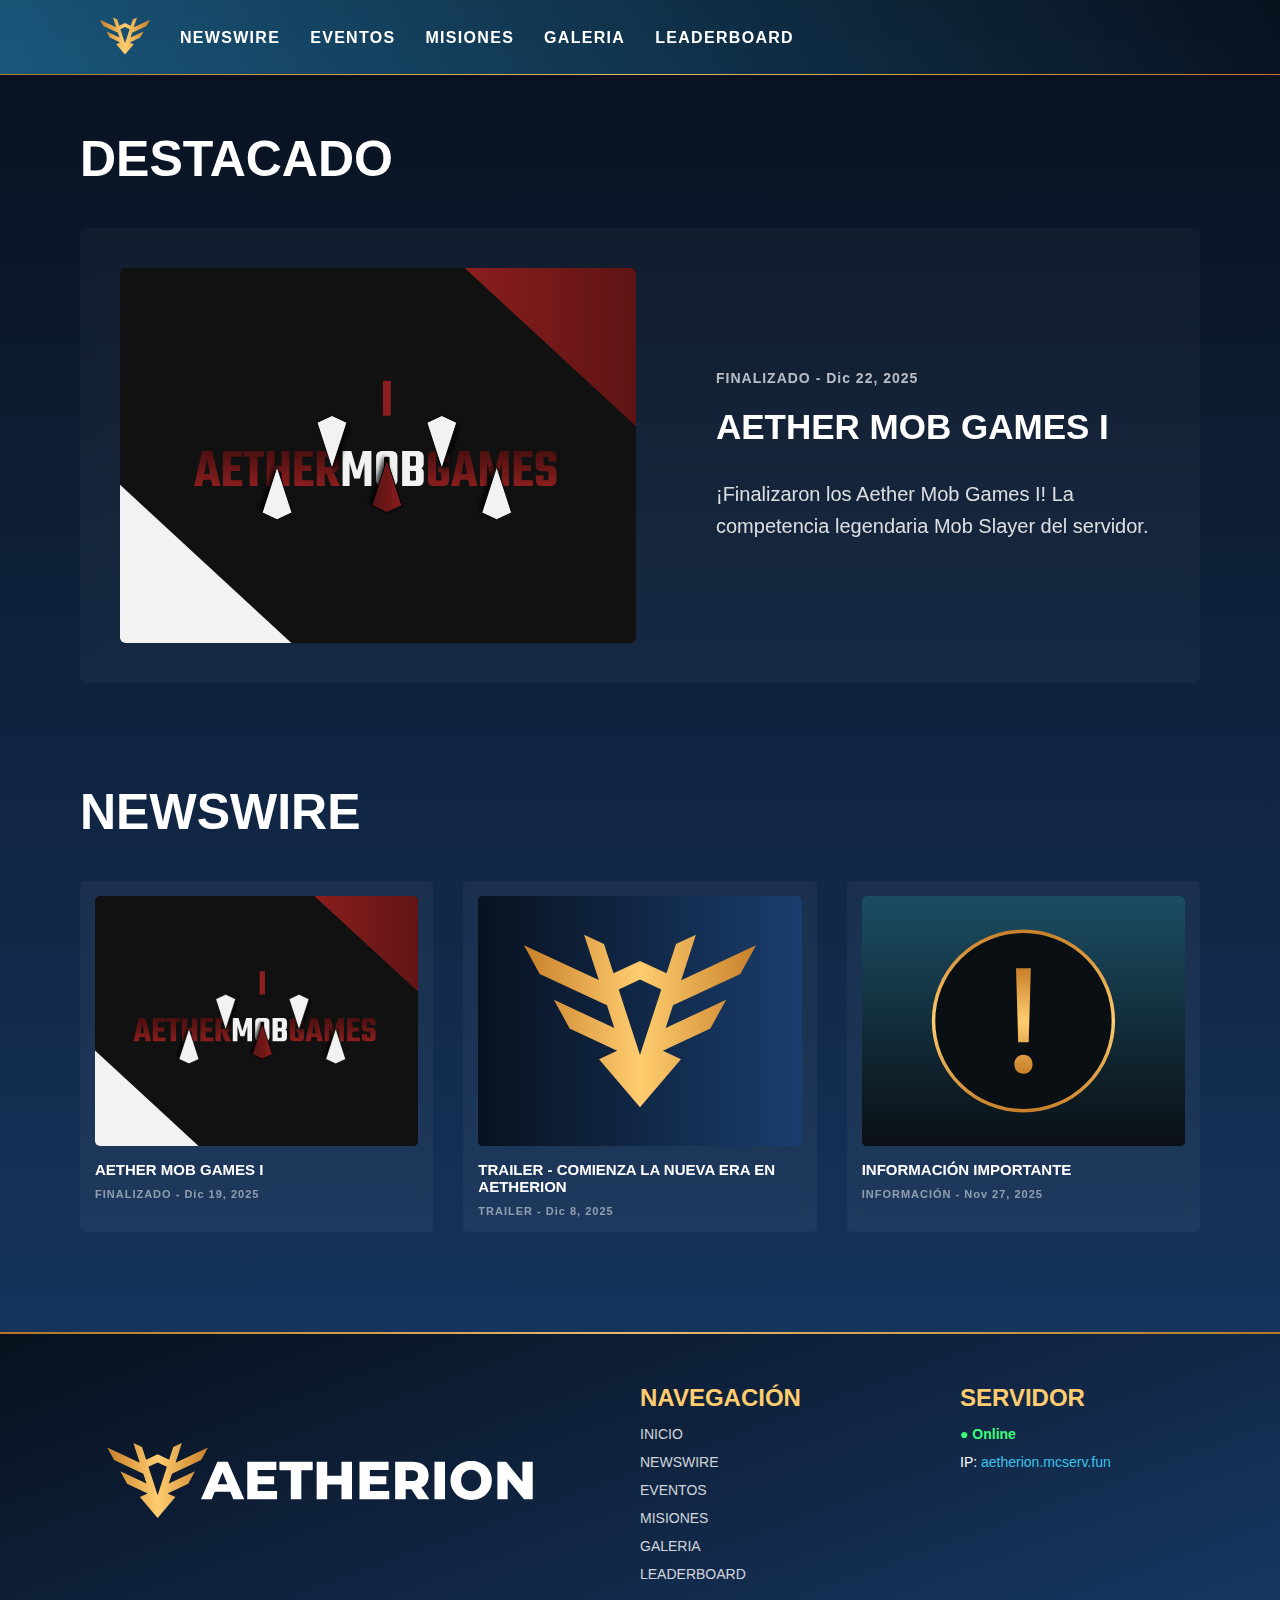
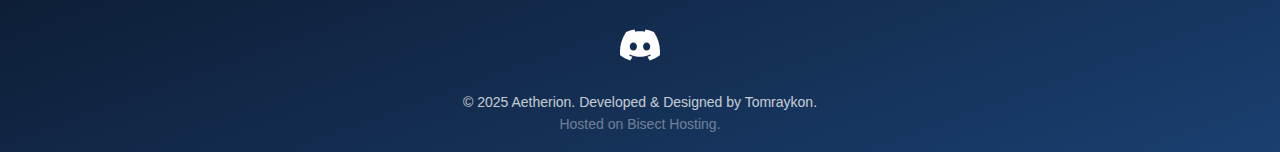
<file: pages/newswire.html>
<!DOCTYPE html>
<html lang="en">

<head>

    <meta charset="UTF-8">
    <meta name="viewport" content="width=device-width, initial-scale=1.0">

    <!-- Link CSS -->
    <link rel="stylesheet" href="../styles/styles.css">

    <!-- Window Icon -->
    <link rel="icon" type="image/png" href="../assets/favicon/Favicon.png">

    <!-- Windon Title -->
    <title>Aetherion - Newswire</title>

</head>

<body>

    <main>

        <nav class="navbar">
            <ul class="nav-links">
                <li class="nav-icon"><a href="../index.html"><img src="../assets/home-button.svg" alt="Home"></a></li>
                <li><a href="./newswire.html">NEWSWIRE</a></li>
                <li><a href="./events.html">EVENTOS</a></li>
                <li><a href="./missions.html">MISIONES</a></li>
                <li><a href="./gallery.html">GALERIA</a></li>
                <li><a href="./leaderboard.html">LEADERBOARD</a></li>
            </ul>
        </nav>

        <section class="news-featured-section">

            <div class="news-featured-header">
                <h2 class="news-featured-title">DESTACADO</h2>
            </div>

            <header>

                <a href="./articles/news-aethermobgames.html" class="newswire-featured">

                    <div class="featured-img">
                        <img src="../assets/news-cards/aethermobgames-thumbnail.svg" alt="Última noticia">
                    </div>

                    <div class="featured-info">
                        <span class="featured-topic">FINALIZADO - Dic 22, 2025</span>
                        <h2 class="featured-title">AETHER MOB GAMES I</h2>
                        <p class="featured-desc">
                            ¡Finalizaron los Aether Mob Games I! La competencia legendaria Mob Slayer del servidor.
                        </p>
                    </div>

                </a>
            </header>

        </section>

        <section class="home-news-section">

            <div class="home-news-header">
                <h2 class="home-news-title">NEWSWIRE</h2>
            </div>

            <div class="news-cards-container">

                <a href="./articles/news-aethermobgames.html" class="news-card">
                    <div class="card-img">
                        <img src="../assets/news-cards/aethermobgames-thumbnail.svg" alt="">
                    </div>
                    <h3>AETHER MOB GAMES I</h3>
                    <p>FINALIZADO - Dic 19, 2025</p>
                </a>

                <a href="./articles/a-new-era.html" class="news-card">
                    <div class="card-img">
                        <img src="../assets/test-noti.svg" alt="">
                    </div>
                    <h3>TRAILER - COMIENZA LA NUEVA ERA EN AETHERION</h3>
                    <p>TRAILER - Dic 8, 2025</p>
                </a>

                <a href="./articles/important-info.html" class="news-card">
                    <div class="card-img">
                        <img src="../assets/news-cards/important-info.svg" alt="">
                    </div>
                    <h3>INFORMACIÓN IMPORTANTE</h3>
                    <p>INFORMACIÓN - Nov 27, 2025</p>
                </a>

            </div>

            </div>

        </section>

        <footer class="footer">
            <div class="footer-container">

                <div class="footer-brand">
                    <img src="../assets/footer-logo.svg" alt="Aetherion Logo">
                </div>

                <div class="footer-section">
                    <h3>NAVEGACIÓN</h3>
                    <ul>
                        <li><a href="../index.html">INICIO</a></li>
                        <li><a href="./newswire.html">NEWSWIRE</a></li>
                        <li><a href="./events.html">EVENTOS</a></li>
                        <li><a href="./missions.html">MISIONES</a></li>
                        <li><a href="./gallery.html">GALERIA</a></li>
                        <li><a href="./leaderboard.html">LEADERBOARD</a></li>
                    </ul>
                </div>

                <div class="footer-section">
                    <h3>SERVIDOR</h3>
                    <ul>
                        <li><span class="server-status online">● Online</span></li>
                        <li>IP: <span class="ip">aetherion.mcserv.fun</span></li>
                    </ul>
                </div>

            </div>

            <div class="footer-socials">
                <a href="https://discord.gg/jFTdQ7upst" class="social-icon" target="_blank">
                    <img src="../assets/discord-icon.svg" alt="Discord">
                </a>
            </div>

            <div class="footer-bottom">
                <p>© 2025 Aetherion. Developed & Designed by Tomraykon.</p>
                <p class="hosting">Hosted on Bisect Hosting.</p>
            </div>
        </footer>

    </main>

</body>

</html>
</file>
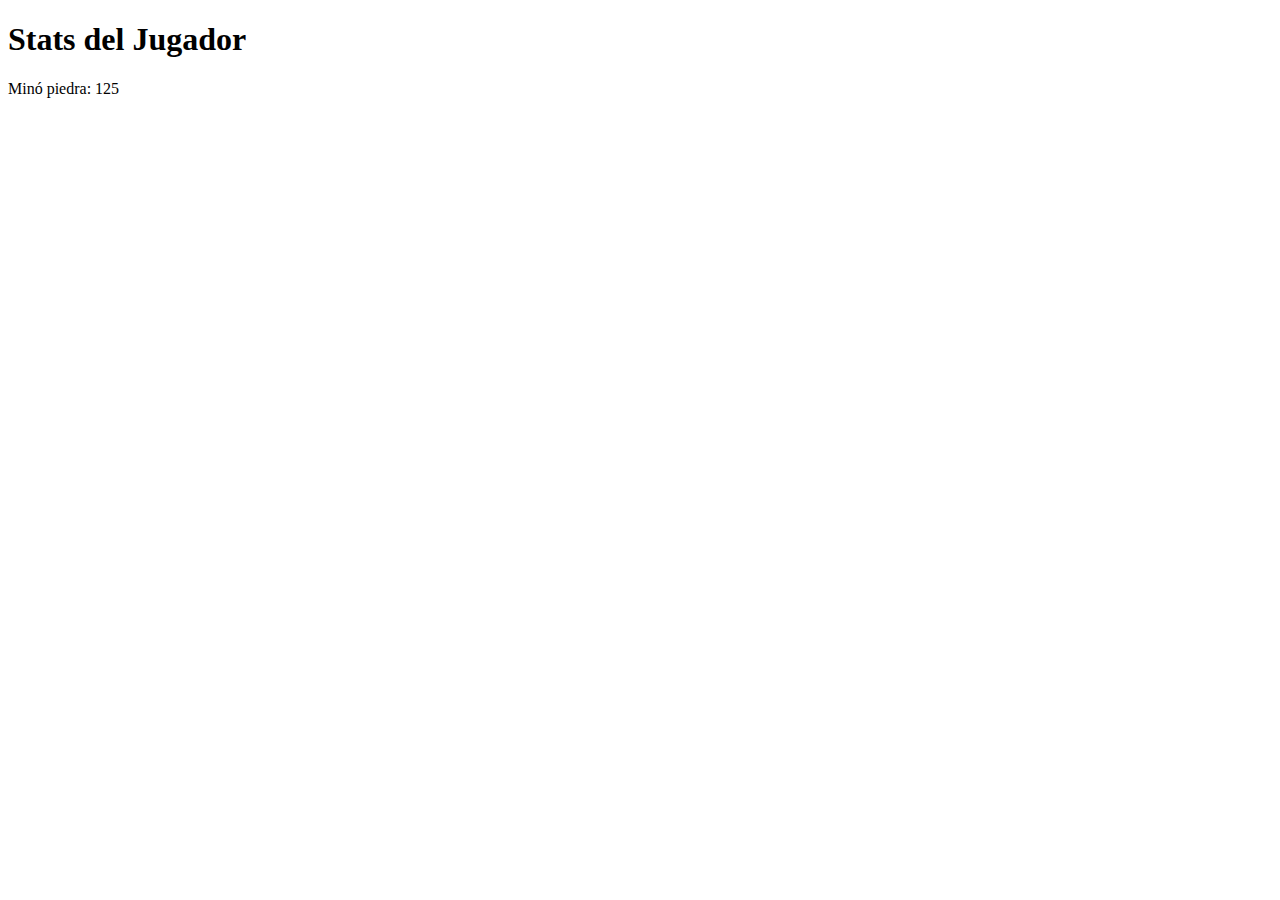
<file: pages/stats.html>
<!DOCTYPE html>
<html lang="es">
<head>
    <meta charset="UTF-8">
    <title>Stats Test</title>
</head>
<body>

    <h1>Stats del Jugador</h1>
    <p>Minó piedra: <span id="stoneMined"></span></p>

    <script src="../stats-api/stats-api.js"></script>
</body>
</html>
</file>
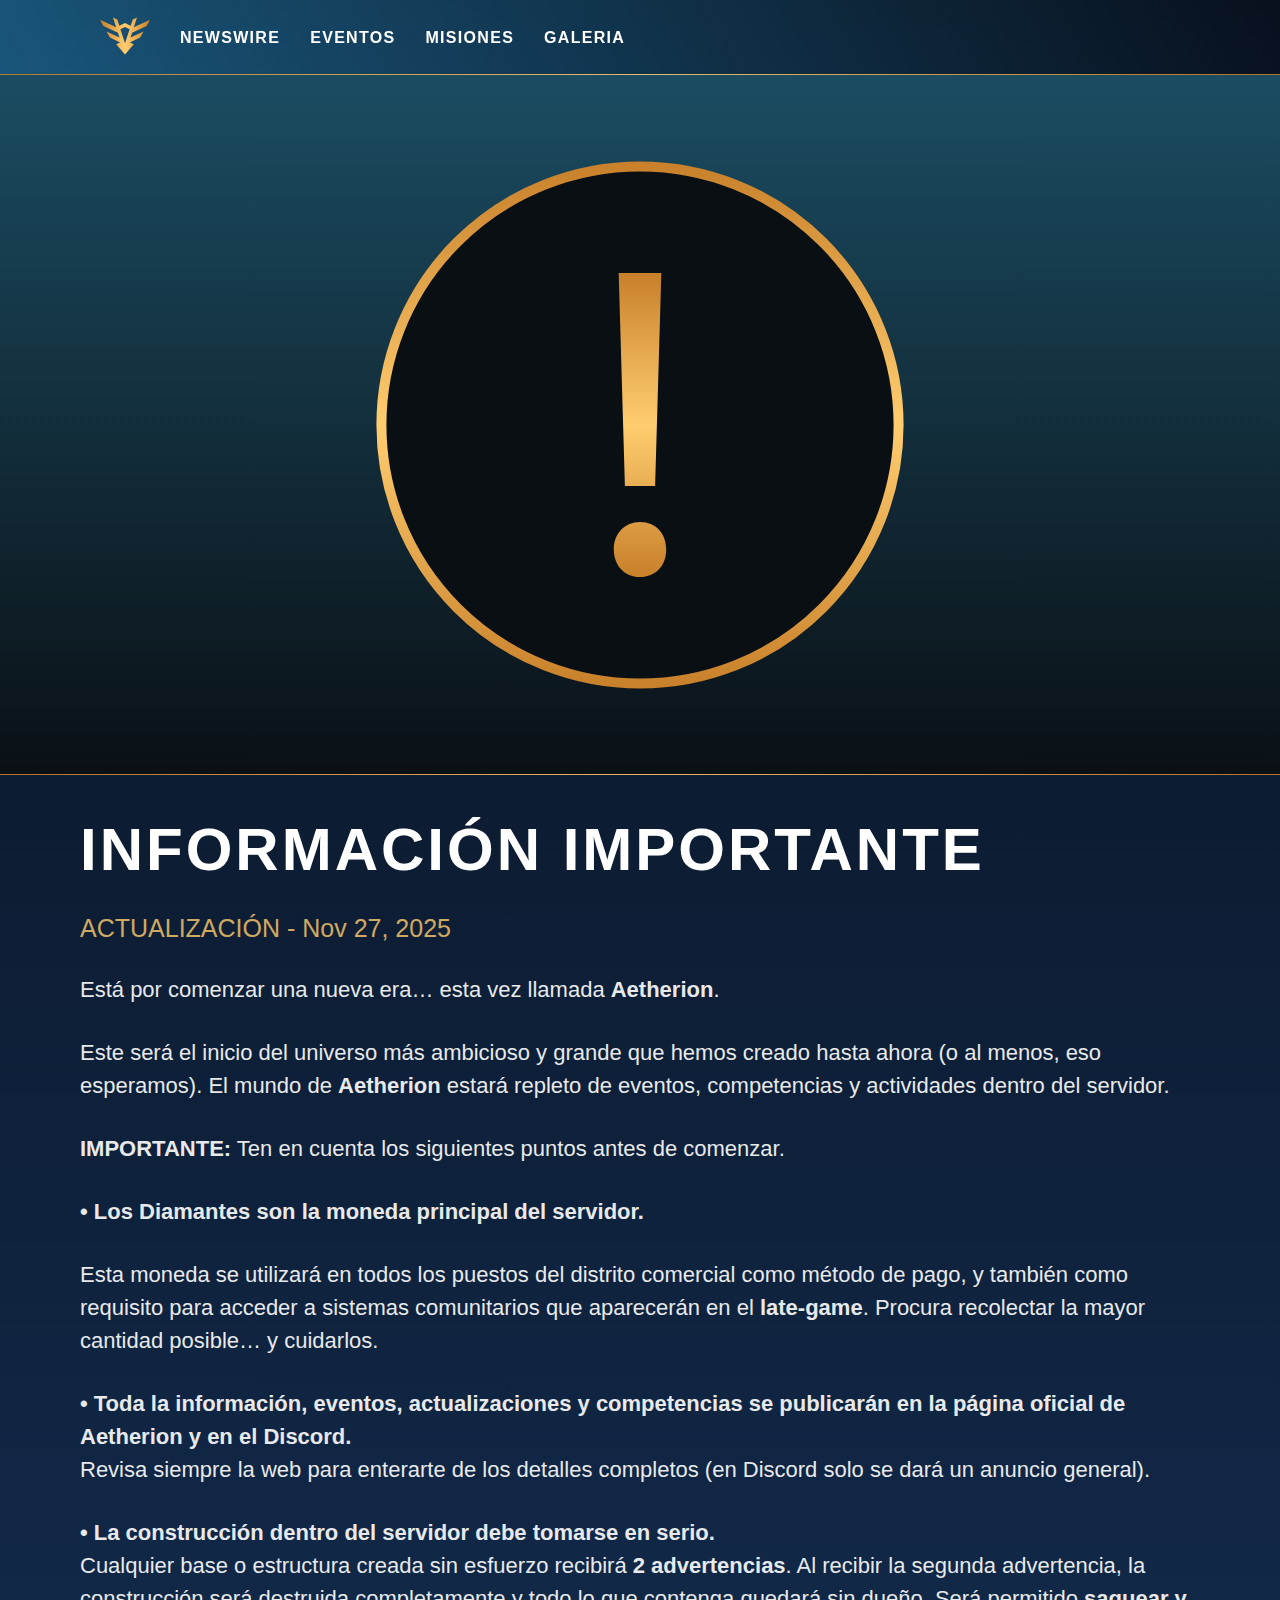
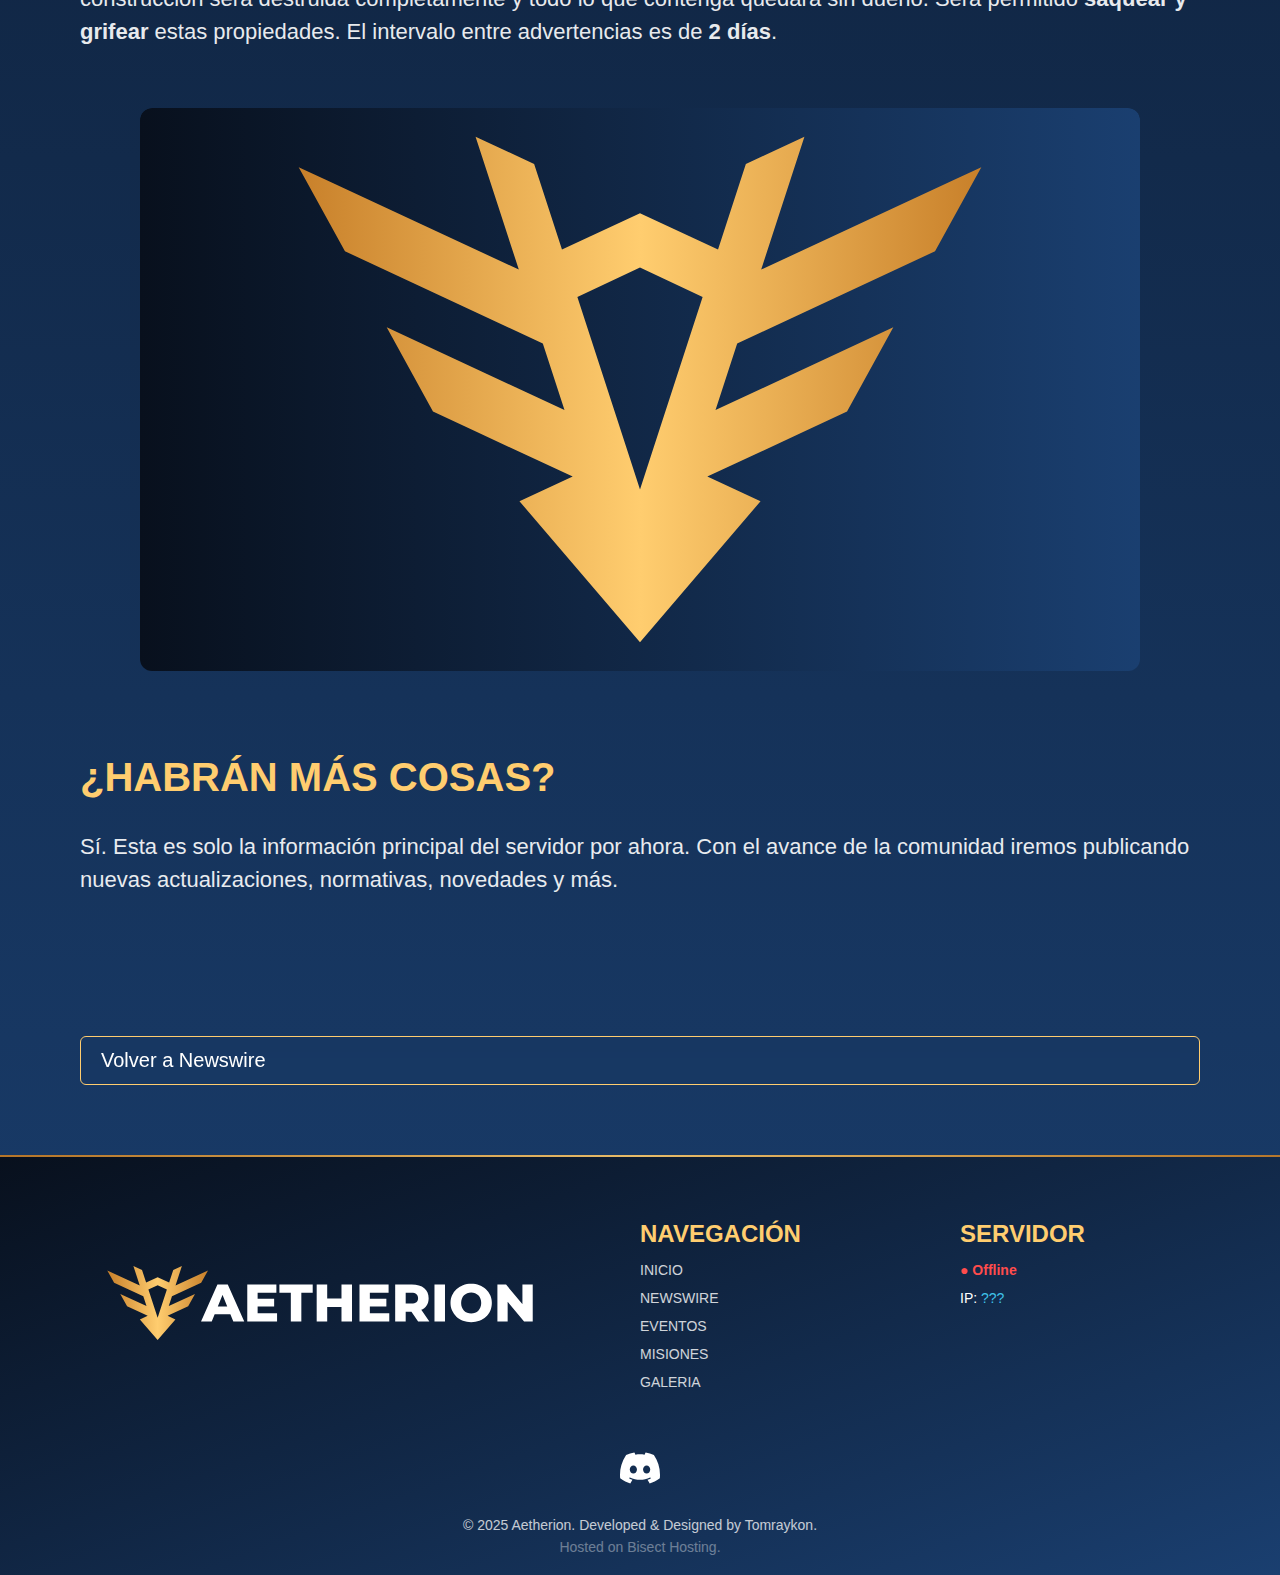
<file: pages/articles/important-info.html>
<!DOCTYPE html>
<html lang="en">

<head>

    <meta charset="UTF-8">
    <meta name="viewport" content="width=device-width, initial-scale=1.0">

    <!-- Link CSS -->
    <link rel="stylesheet" href="../../styles/styles.css">
    <link rel="stylesheet" href="../../styles/article.css">

    <!-- Window Icon -->
    <link rel="icon" type="image/png" href="../../assets/favicon/Favicon.png">

    <!-- Windon Title -->
    <title>Aetherion - Información Importante</title>

</head>

<body>

    <main>

        <!-- Nav Bar -->

        <nav class="navbar">
            <ul class="nav-links">
                <li class="nav-icon"><a href="../../index.html"><img src="../../assets/home-button.svg" alt="Home"></a>
                </li>
                <li><a href="../newswire.html">NEWSWIRE</a></li>
                <li><a href="../events.html">EVENTOS</a></li>
                <li><a href="../missions.html">MISIONES</a></li>
                <li><a href="../gallery.html">GALERIA</a></li>
            </ul>
        </nav>

        <section class="article-content">

            <!-- VIDEO ENCIMA DEL BANNER -->
            <div class="article-video no-visible">
                <iframe src="https://www.youtube.com/embed/dQw4w9WgXcQ" title="YouTube video" frameborder="0"
                    allowfullscreen>
                </iframe>
            </div>

            <!-- BANNER -->
            <div class="article-banner">
                <img src="../../assets/news-cards/important-info.svg" alt="Banner">
            </div>

            <!-- CONTENIDO DEL ARTÍCULO -->
            <div class="article-body">

                <h1 class="article-title">INFORMACIÓN IMPORTANTE</h1>

                <span class="article-meta">ACTUALIZACIÓN - Nov 27, 2025</span>

                <p class="article-text">
                    Está por comenzar una nueva era… esta vez llamada <strong>Aetherion</strong>.
                </p>

                <p class="article-text">
                    Este será el inicio del universo más ambicioso y grande que hemos creado hasta ahora
                    (o al menos, eso esperamos). El mundo de <strong>Aetherion</strong> estará repleto de
                    eventos, competencias y actividades dentro del servidor.
                </p>

                <p class="article-text">
                    <strong>IMPORTANTE:</strong> Ten en cuenta los siguientes puntos antes de comenzar.
                </p>

                <p class="article-text">
                    <strong>• Los Diamantes son la moneda principal del servidor.</strong>
                </p>

                <p class="article-text">
                    Esta moneda se utilizará en todos los puestos del distrito comercial como método de pago,
                    y también como requisito para acceder a sistemas comunitarios que aparecerán en el
                    <strong>late-game</strong>. Procura recolectar la mayor cantidad posible… y cuidarlos.
                </p>

                <p class="article-text">
                    <strong>• Toda la información, eventos, actualizaciones y competencias se publicarán en la
                        página oficial de Aetherion y en el Discord.</strong><br>
                    Revisa siempre la web para enterarte de los detalles completos (en Discord solo se dará un
                    anuncio general).
                </p>

                <p class="article-text">
                    <strong>• La construcción dentro del servidor debe tomarse en serio.</strong><br>
                    Cualquier base o estructura creada sin esfuerzo recibirá <strong>2 advertencias</strong>.
                    Al recibir la segunda advertencia, la construcción será destruida completamente y todo lo
                    que contenga quedará sin dueño. Será permitido <strong>saquear y grifear</strong> estas propiedades.
                    El intervalo entre advertencias es de <strong>2 días</strong>.
                </p>

                <div class="article-image">
                    <img src="../../assets/test-noti.svg" alt="Imagen secundaria">
                </div>

                <h2 class="article-subtitle">¿HABRÁN MÁS COSAS?</h2>

                <p class="article-text">
                    Sí. Esta es solo la información principal del servidor por ahora. Con el avance de la
                    comunidad iremos publicando nuevas actualizaciones, normativas, novedades y más.
                </p>

                <a href="../../pages/newswire.html" class="back-button">
                    Volver a Newswire
                </a>

            </div>


        </section>

        <!-- Footer -->

        <footer class="footer">
            <div class="footer-container">

                <div class="footer-brand">
                    <img src="../../assets/footer-logo.svg" alt="Aetherion Logo">
                </div>

                <div class="footer-section">
                    <h3>NAVEGACIÓN</h3>
                    <ul>
                        <li><a href="../../index.html">INICIO</a></li>
                        <li><a href="../newswire.html">NEWSWIRE</a></li>
                        <li><a href="../events.html">EVENTOS</a></li>
                        <li><a href="../missions.html">MISIONES</a></li>
                        <li><a href="../gallery.html">GALERIA</a></li>
                    </ul>
                </div>

                <div class="footer-section">
                    <h3>SERVIDOR</h3>
                    <ul>
                        <li><span class="server-status offline">● Offline</span></li>
                        <li>IP: <span class="ip">???</span></li>
                    </ul>
                </div>

            </div>

            <div class="footer-socials">
                <a href="https://discord.gg/jFTdQ7upst" class="social-icon" target="_blank">
                    <img src="../../assets/discord-icon.svg" alt="Discord">
                </a>
            </div>

            <div class="footer-bottom">
                <p>© 2025 Aetherion. Developed & Designed by Tomraykon.</p>
                <p class="hosting">Hosted on Bisect Hosting.</p>
            </div>
        </footer>

    </main>

</body>

</html>
</file>
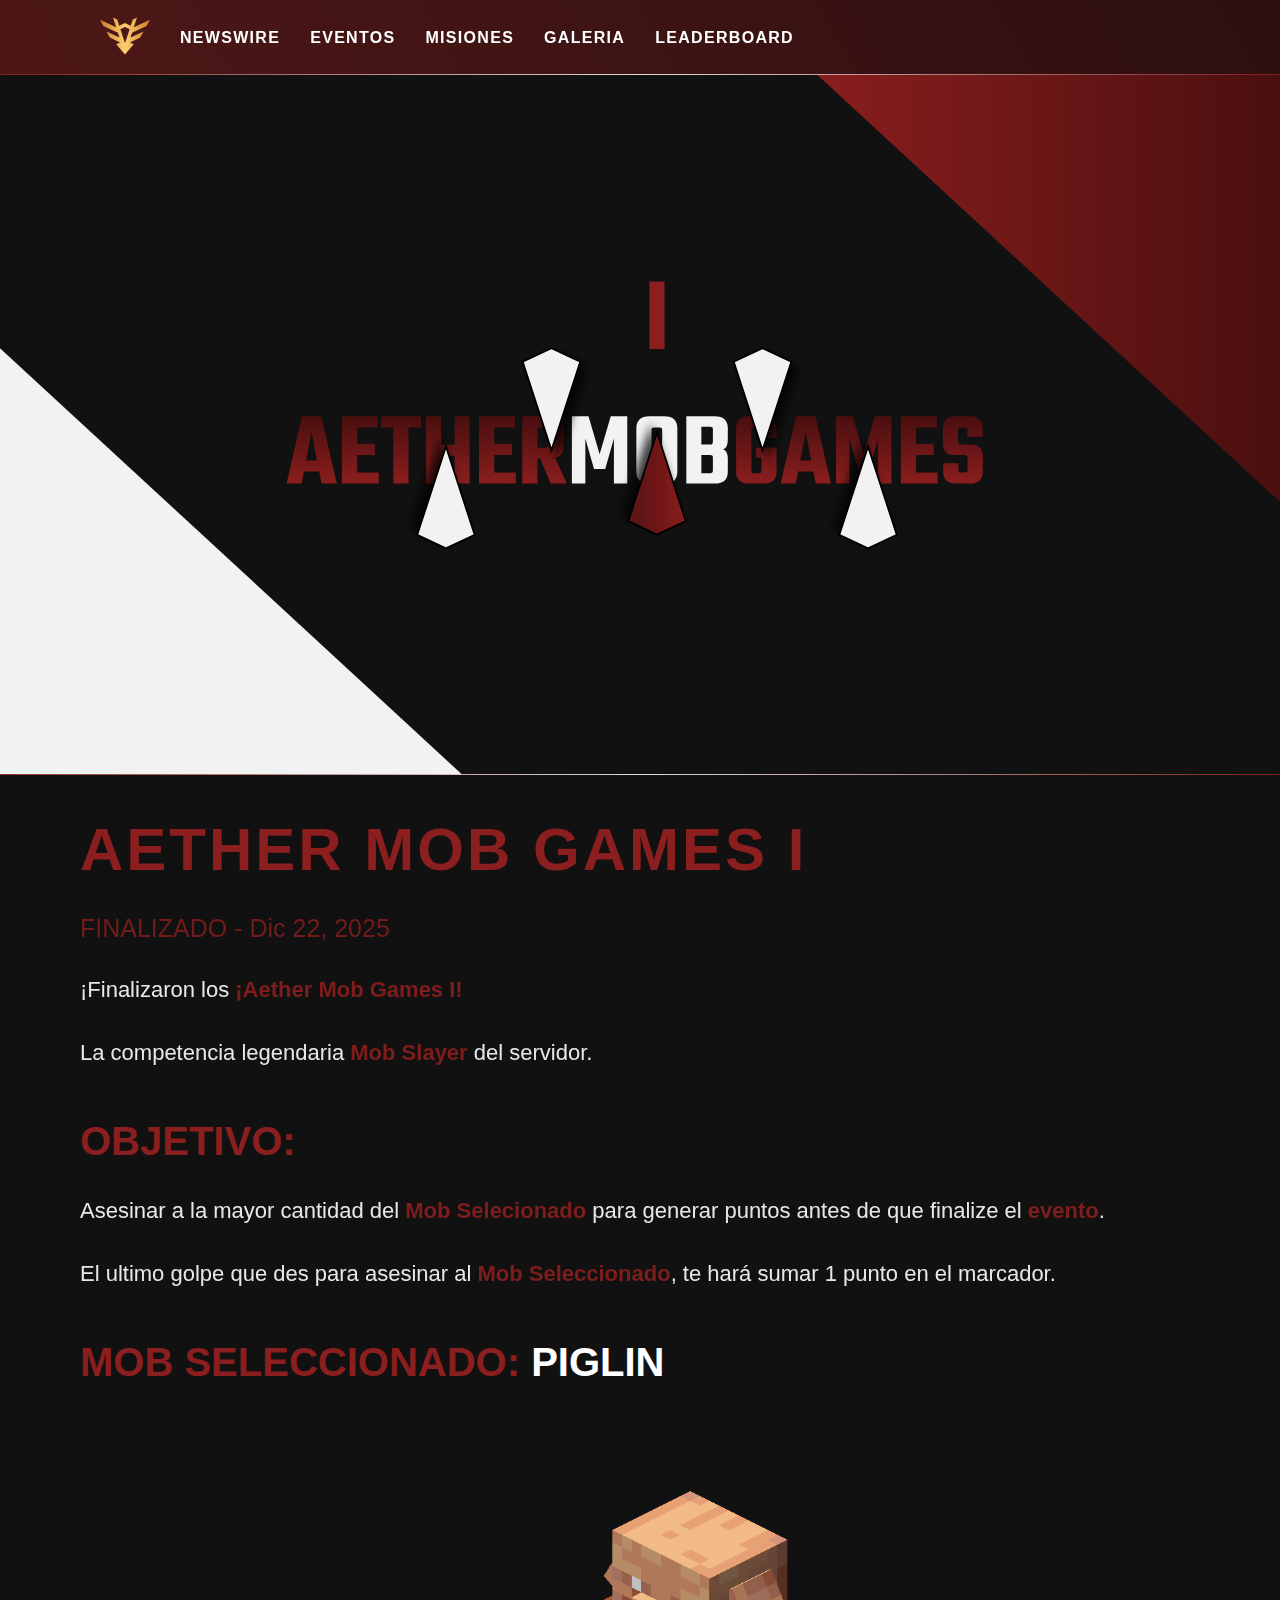
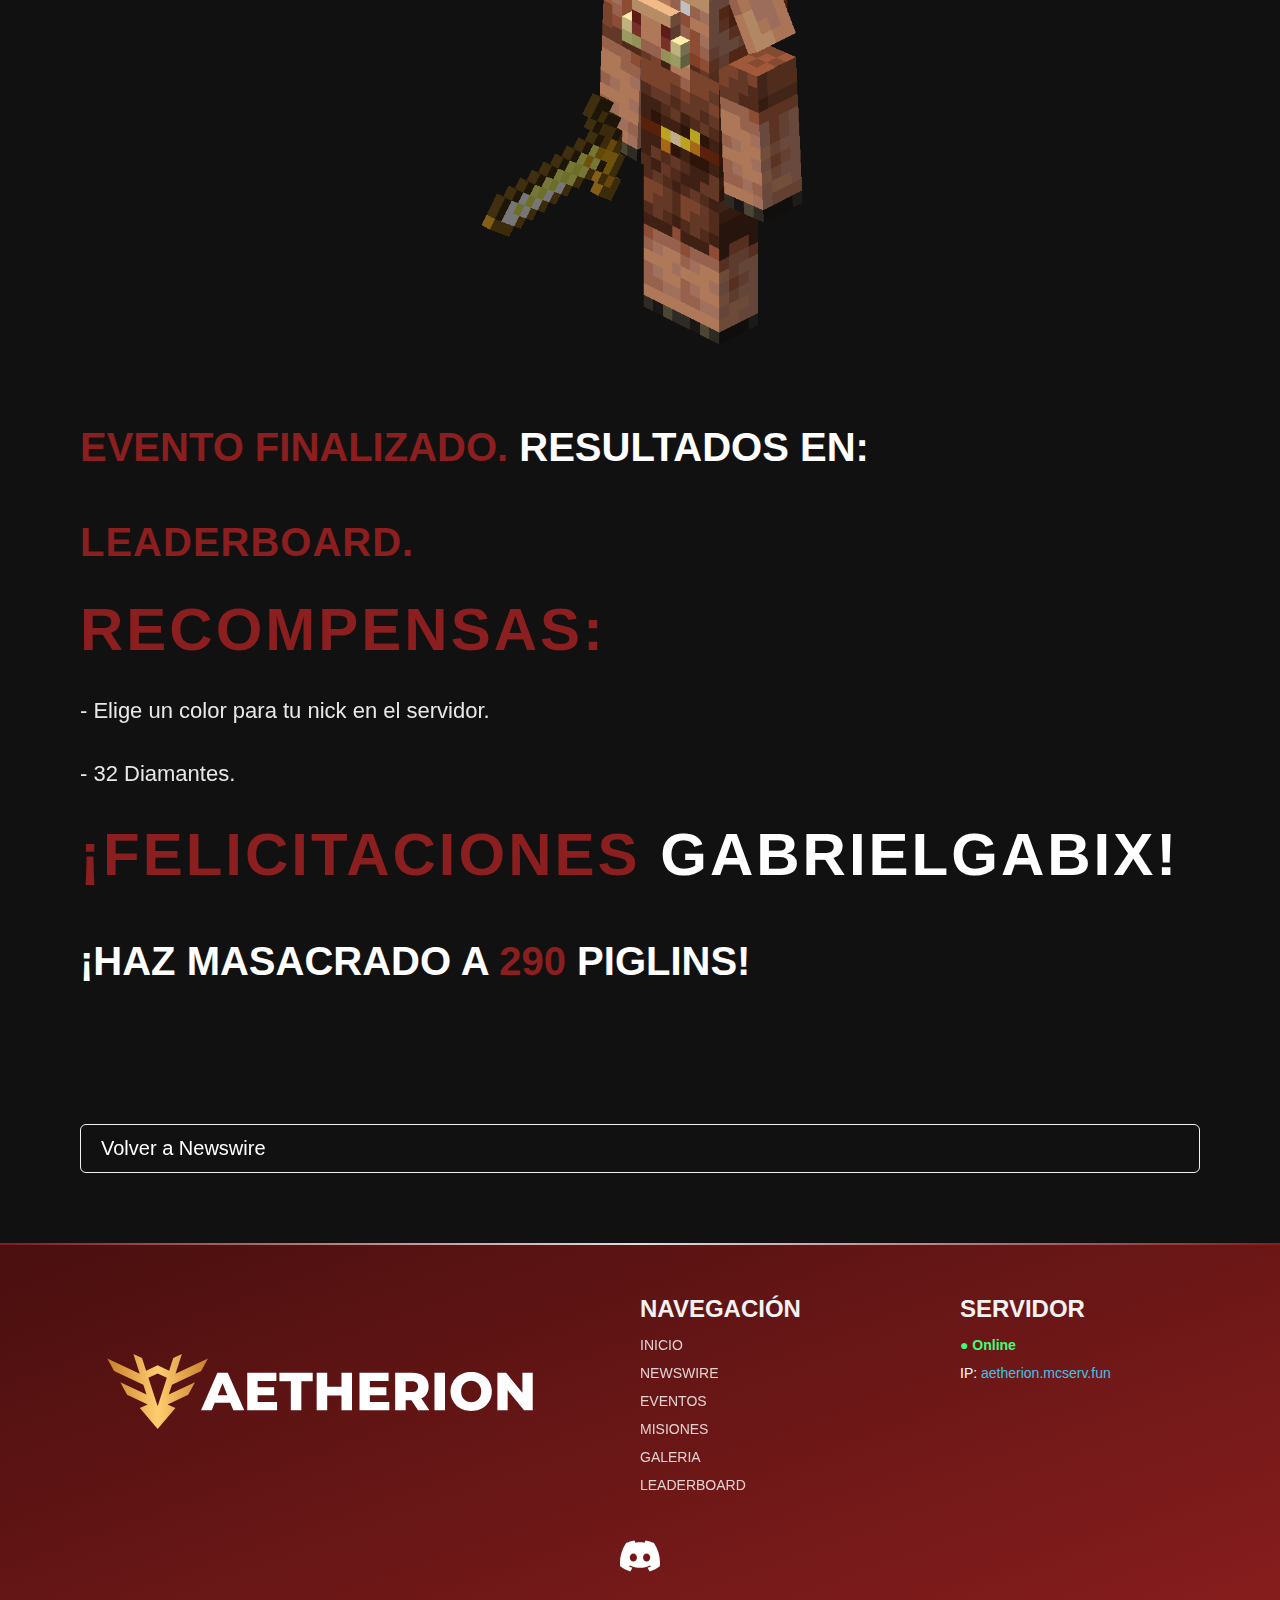
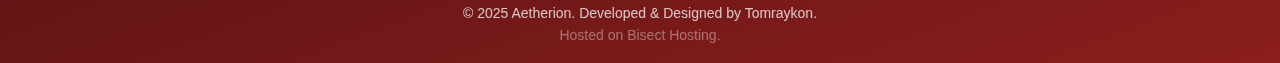
<file: pages/articles/news-aethermobgames.html>
<!DOCTYPE html>
<html lang="en">

<head>

    <meta charset="UTF-8">
    <meta name="viewport" content="width=device-width, initial-scale=1.0">

    <!-- Link CSS -->
    <link rel="stylesheet" href="../../styles/styles.css">
    <link rel="stylesheet" href="../../styles/article.css">
    <link rel="stylesheet" href="../../styles/aethermobgames.css">

    <!-- Window Icon -->
    <link rel="icon" type="image/png" href="../../assets/favicon/Favicon.png">

    <!-- Windon Title -->
    <title>Aetherion - AetherMobGames I</title>

</head>

<body>

    <main>

        <!-- Nav Bar -->

        <nav class="navbar">
            <ul class="nav-links">
                <li class="nav-icon"><a href="../../index.html"><img src="../../assets/home-button.svg" alt="Home"></a>
                </li>
                <li><a href="../newswire.html">NEWSWIRE</a></li>
                <li><a href="../events.html">EVENTOS</a></li>
                <li><a href="../missions.html">MISIONES</a></li>
                <li><a href="../gallery.html">GALERIA</a></li>
                <li><a href="../leaderboard.html">LEADERBOARD</a></li>
            </ul>
        </nav>

        <section class="article-content">

            <!-- VIDEO ENCIMA DEL BANNER -->
            <div class="article-video no-visible">
                <iframe src="https://www.youtube.com/embed/dQw4w9WgXcQ" title="YouTube video" frameborder="0"
                    allowfullscreen>
                </iframe>
            </div>

            <!-- BANNER -->
            <div class="article-banner">
                <img src="../../assets/news-cards/aethermobgames-thumbnail.svg" alt="Banner">
            </div>

            <!-- CONTENIDO DEL ARTÍCULO -->
            <div class="article-body">

                <h1 class="article-title">AETHER MOB GAMES I</h1>

                <span class="article-meta">FINALIZADO - Dic 22, 2025</span>

                <p class="article-text">
                    ¡Finalizaron los <strong>¡Aether Mob Games I!</strong>
                </p>

                <p class="article-text">
                    La competencia legendaria <strong>Mob Slayer</strong> del servidor.
                </p>

                <h2 class="article-subtitle">OBJETIVO:</h2>

                <p class="article-text">Asesinar a la mayor cantidad del <strong>Mob Selecionado</strong> para generar
                    puntos antes de que finalize el <strong>evento</strong>.</p>

                <p class="article-text">El ultimo golpe que des para asesinar al <strong>Mob Seleccionado</strong>, te
                    hará sumar 1 punto en el marcador.</p>

                <h2 class="article-subtitle">MOB SELECCIONADO: <span>PIGLIN</span></h2>

                <div class="article-image mob">
                    <img src="../../assets/event-assets/Piglin.webp" alt="Imagen secundaria">
                </div>

                <h1 class="article-subtitle"> EVENTO FINALIZADO. <span>RESULTADOS EN:</span></h1>

                <h1 class="article-subtitle"><a href="../leaderboard.html" class="red">LEADERBOARD.</a></h1>

                <h1 class="article-title">RECOMPENSAS:</h1>
                <p class="article-text">- Elige un color para tu nick en el servidor.</p>
                <p class="article-text">- 32 Diamantes.</p>

                <h1 class="article-title">¡FELICITACIONES <span>GabrielGabix!</span></h1>
                <h1 class="article-subtitle"><span>¡HAZ MASACRADO A </span>290<span> PIGLINS!</span></h1>

                <a href="../../pages/newswire.html" class="back-button">
                    Volver a Newswire
                </a>

            </div>


        </section>

        <!-- Footer -->

        <footer class="footer">
            <div class="footer-container">

                <div class="footer-brand">
                    <img src="../../assets/footer-logo.svg" alt="Aetherion Logo">
                </div>

                <div class="footer-section">
                    <h3>NAVEGACIÓN</h3>
                    <ul>
                        <li><a href="../../index.html">INICIO</a></li>
                        <li><a href="../newswire.html">NEWSWIRE</a></li>
                        <li><a href="../events.html">EVENTOS</a></li>
                        <li><a href="../missions.html">MISIONES</a></li>
                        <li><a href="../gallery.html">GALERIA</a></li>
                        <li><a href="../leaderboard.html">LEADERBOARD</a></li>
                    </ul>
                </div>

                <div class="footer-section">
                    <h3>SERVIDOR</h3>
                    <ul>
                        <li><span class="server-status online">● Online</span></li>
                        <li>IP: <span class="ip">aetherion.mcserv.fun</span></li>
                    </ul>
                </div>

            </div>

            <div class="footer-socials">
                <a href="https://discord.gg/jFTdQ7upst" class="social-icon" target="_blank">
                    <img src="../../assets/discord-icon.svg" alt="Discord">
                </a>
            </div>

            <div class="footer-bottom">
                <p>© 2025 Aetherion. Developed & Designed by Tomraykon.</p>
                <p class="hosting">Hosted on Bisect Hosting.</p>
            </div>
        </footer>

    </main>

</body>

</html>
</file>
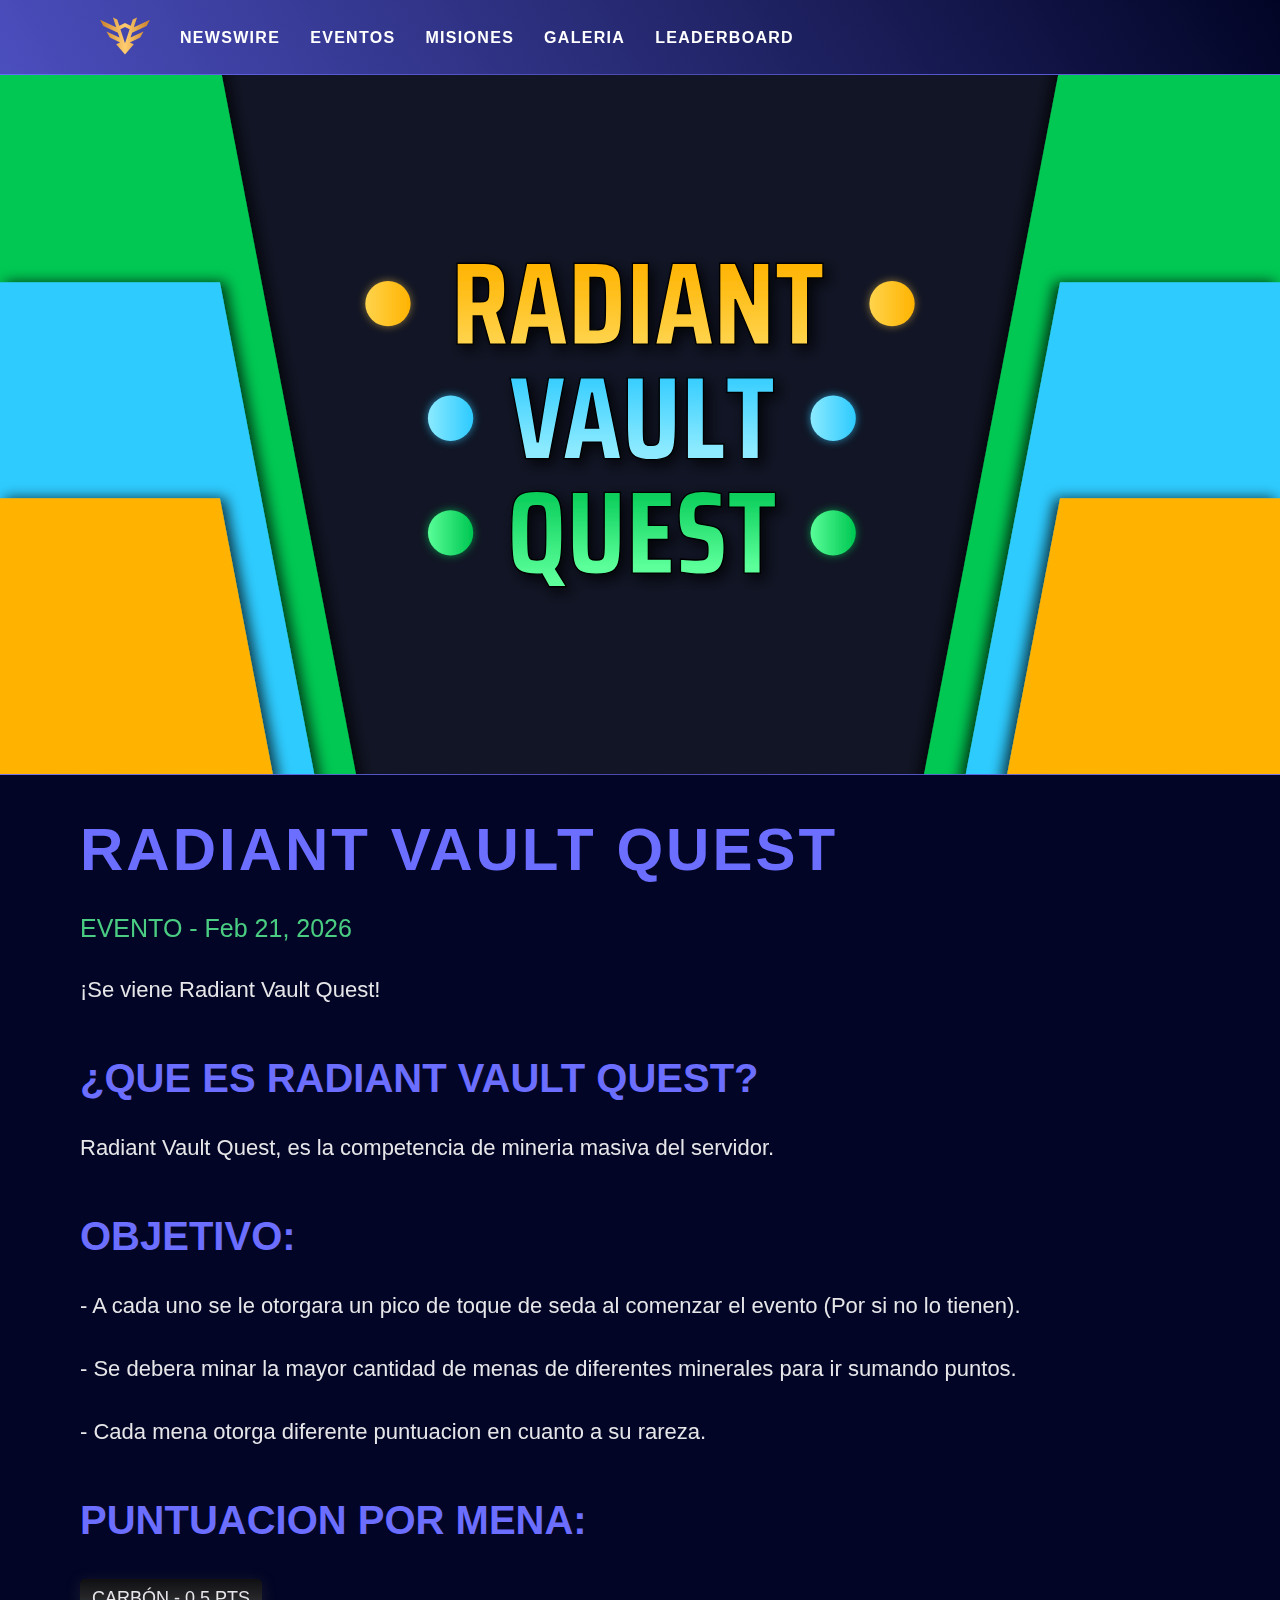
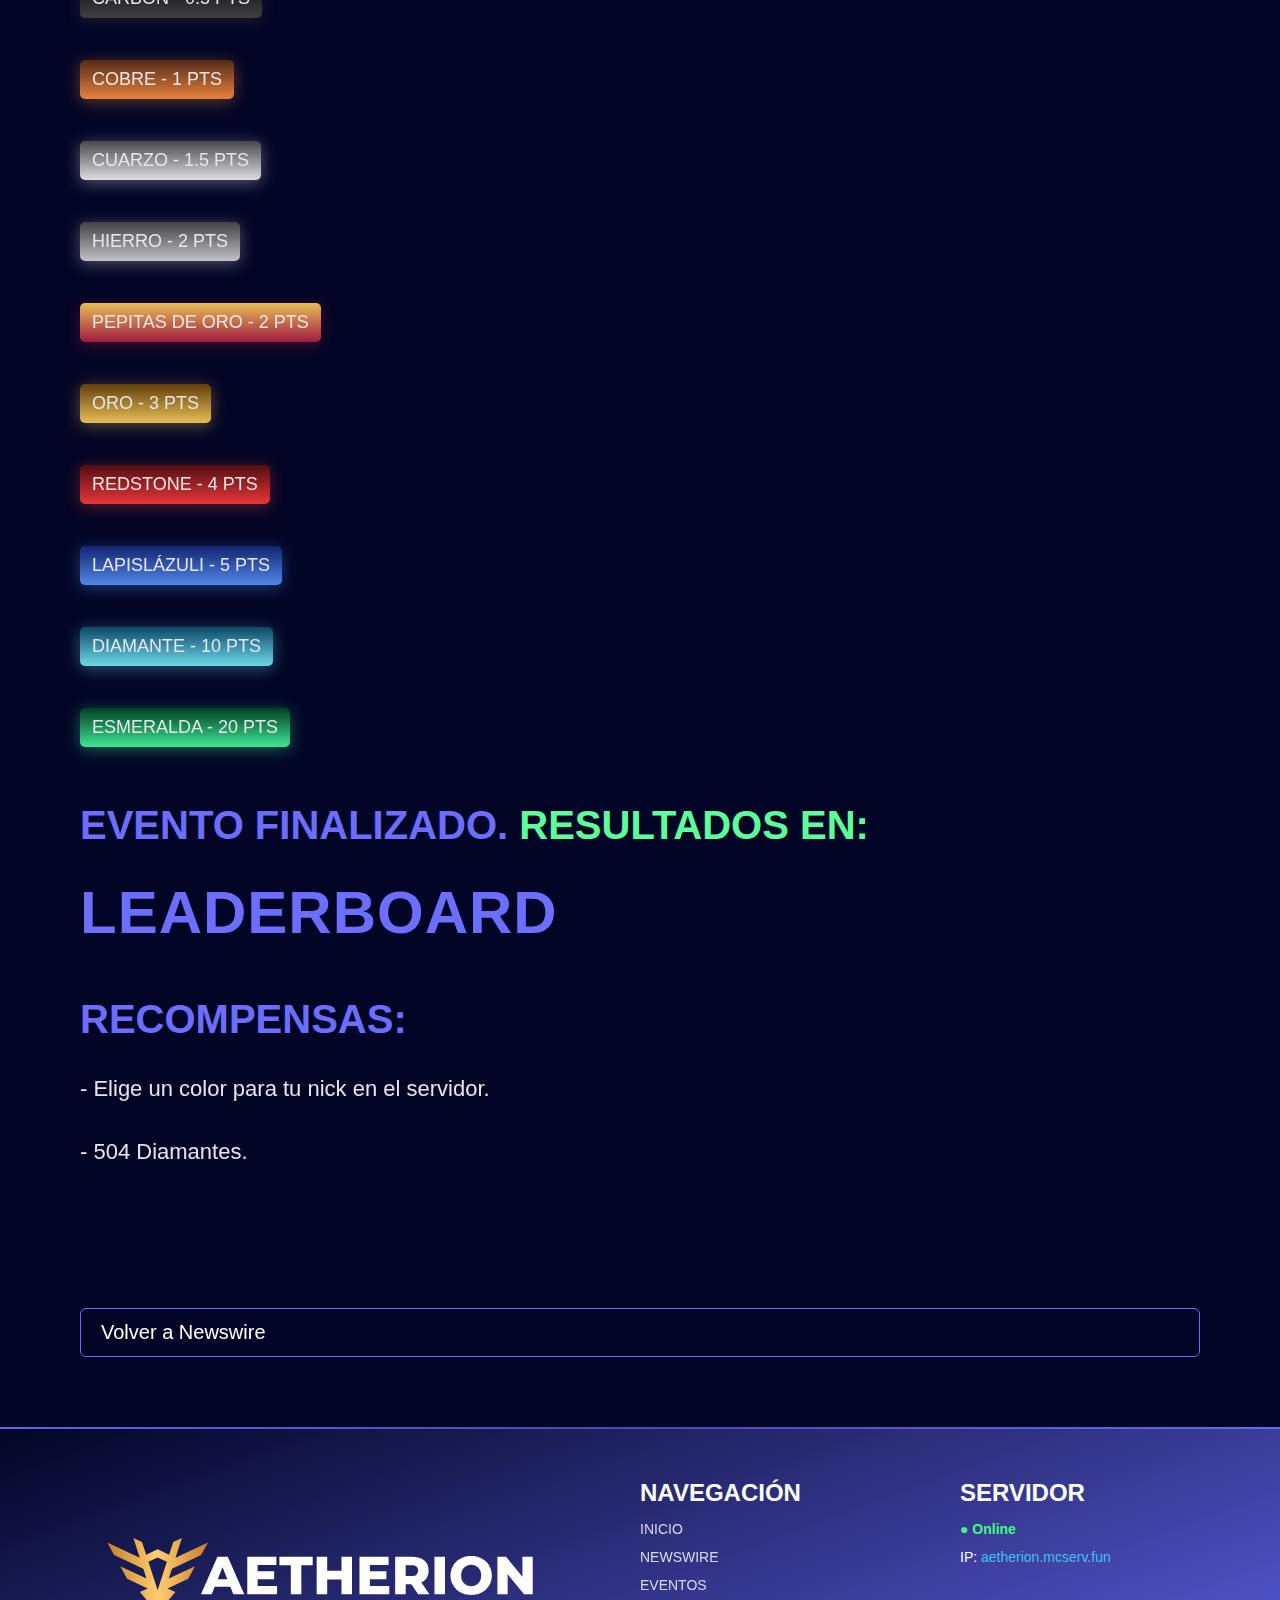
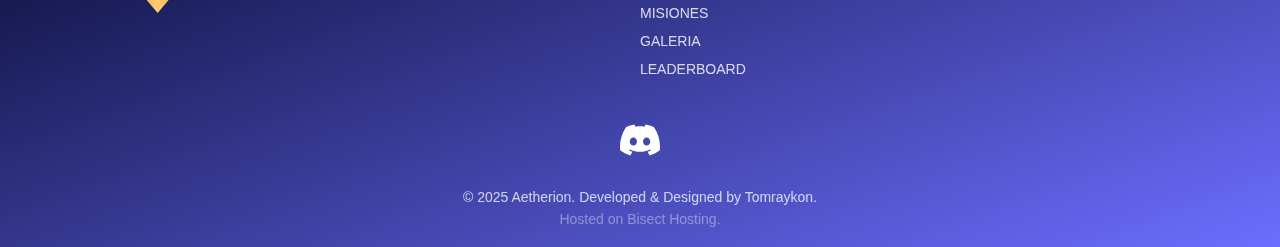
<file: pages/articles/news-radiantvaultquest.html>
<!DOCTYPE html>
<html lang="en">

<head>

    <meta charset="UTF-8">
    <meta name="viewport" content="width=device-width, initial-scale=1.0">

    <!-- Link CSS -->
    <link rel="stylesheet" href="../../styles/styles.css">
    <link rel="stylesheet" href="../../styles/article.css">
    <link rel="stylesheet" href="../../styles/radiantvaultquest.css">

    <!-- Window Icon -->
    <link rel="icon" type="image/png" href="../../assets/favicon/Favicon.png">

    <!-- Windon Title -->
    <title>Aetherion - Radiant Vault Quest</title>

</head>

<body>

    <main>

        <!-- Nav Bar -->

        <nav class="navbar">
            <ul class="nav-links">
                <li class="nav-icon"><a href="../../index.html"><img src="../../assets/home-button.svg" alt="Home"></a>
                </li>
                <li><a href="../newswire.html">NEWSWIRE</a></li>
                <li><a href="../events.html">EVENTOS</a></li>
                <li><a href="../missions.html">MISIONES</a></li>
                <li><a href="../gallery.html">GALERIA</a></li>
                <li><a href="../leaderboard.html">LEADERBOARD</a></li>
            </ul>
        </nav>

        <section class="article-content">

            <!-- VIDEO ENCIMA DEL BANNER -->
            <div class="article-video no-visible">
                <iframe src="https://www.youtube.com/embed/dQw4w9WgXcQ" title="YouTube video" frameborder="0"
                    allowfullscreen>
                </iframe>
            </div>

            <!-- BANNER -->
            <div class="article-banner">
                <img src="../../assets/news-cards/radiantvaultquest-thumbnail.svg" alt="Banner">
            </div>

            <!-- CONTENIDO DEL ARTÍCULO -->
            <div class="article-body">

                <h1 class="article-title">RADIANT VAULT QUEST</h1>

                <span class="article-meta">EVENTO - Feb 21, 2026</span>

                <p class="article-text">¡Se viene Radiant Vault Quest!</p>

                <h2 class="article-subtitle">¿QUE ES RADIANT VAULT QUEST?</h2>

                <p class="article-text">Radiant Vault Quest, es la competencia de mineria masiva del servidor.</p>

                <h2 class="article-subtitle">OBJETIVO:</h2>

                <p class="article-text">- A cada uno se le otorgara un pico de toque de seda al comenzar el evento (Por
                    si no lo tienen).</p>

                <p class="article-text">- Se debera minar la mayor cantidad de menas de diferentes minerales para ir
                    sumando puntos.</p>

                <p class="article-text">- Cada mena otorga diferente puntuacion en cuanto a su rareza.</p>

                <h2 class="article-subtitle">PUNTUACION POR MENA:</h2>

                <p class="article-text mineral coal">Carbón - 0.5 pts</p>

                <p class="article-text mineral copper">Cobre - 1 pts</p>

                <p class="article-text mineral quartz">Cuarzo - 1.5 pts</p>

                <p class="article-text mineral iron">Hierro - 2 pts</p>

                <p class="article-text mineral gold-nugget">Pepitas de Oro - 2 pts</p>

                <p class="article-text mineral gold">Oro - 3 pts</p>

                <p class="article-text mineral redstone">Redstone - 4 pts</p>

                <p class="article-text mineral lapislazuli">Lapislázuli - 5 pts</p>

                <p class="article-text mineral diamond">Diamante - 10 pts</p>

                <p class="article-text mineral emerald">Esmeralda - 20 pts</p>

                <h1 class="article-subtitle">EVENTO FINALIZADO. <span class="green">RESULTADOS EN:</span></h1>
                <h1 class="article-title"><a href="../leaderboard.html" class="violet">LEADERBOARD</a></h1>

                <h1 class="article-subtitle">RECOMPENSAS:</h1>
                <p class="article-text">- Elige un color para tu nick en el servidor.</p>
                <p class="article-text">- 504 Diamantes.</p>

                <a href="../../pages/newswire.html" class="back-button">
                    Volver a Newswire
                </a>

            </div>


        </section>

        <!-- Footer -->

        <footer class="footer">
            <div class="footer-container">

                <div class="footer-brand">
                    <img src="../../assets/footer-logo.svg" alt="Aetherion Logo">
                </div>

                <div class="footer-section">
                    <h3>NAVEGACIÓN</h3>
                    <ul>
                        <li><a href="../../index.html">INICIO</a></li>
                        <li><a href="../newswire.html">NEWSWIRE</a></li>
                        <li><a href="../events.html">EVENTOS</a></li>
                        <li><a href="../missions.html">MISIONES</a></li>
                        <li><a href="../gallery.html">GALERIA</a></li>
                        <li><a href="../leaderboard.html">LEADERBOARD</a></li>
                    </ul>
                </div>

                <div class="footer-section">
                    <h3>SERVIDOR</h3>
                    <ul>
                        <li><span class="server-status online">● Online</span></li>
                        <li>IP: <span class="ip">aetherion.mcserv.fun</span></li>
                    </ul>
                </div>

            </div>

            <div class="footer-socials">
                <a href="https://discord.gg/jFTdQ7upst" class="social-icon" target="_blank">
                    <img src="../../assets/discord-icon.svg" alt="Discord">
                </a>
            </div>

            <div class="footer-bottom">
                <p>© 2025 Aetherion. Developed & Designed by Tomraykon.</p>
                <p class="hosting">Hosted on Bisect Hosting.</p>
            </div>
        </footer>

    </main>

</body>

</html>
</file>
<file: styles/styles.css>
/* Variables */

:root {
    --primary-color: #1B4D63;
    --primary-color-light: #3FC2E9;
    --primary-color-opacity: rgba(42, 154, 213, 0.5);
    --secondary-color-opacity: rgba(8, 16, 29, 0.5);

    --secondary-color: #08101D;
    --secondary-color-light: #1A3F70;

    --third-color: #0A0F14;
    --third-color-light: #1B4D63;

    --gold-color: #C8802A;
    --gold-color-light: #FFCD6F;
    --gold-color-dark: #291600;

    --op-color-first: #F3BF7B;
    --op-color-second: #BC779E;
    --op-color-third: #4756B7;

    --ov-color-first: #F6723A;
    --ov-color-second: #FF9B54;

    --h-color-first: #005F73;
    --h-color-second: #E9D8A6;

    --v-color-first: #9b2226;
    --v-color-second: #EE9B00;

    --text-color: #FFFFFF;
    --text-color-dark: #0A0F14;

    --alpha-color1: rgba(255, 255, 255, 1);
    --alpha-color2: rgba(255, 255, 255, 0);
}

/* Text Gradient */

/*
background: linear-gradient(0deg, var(--primary-color), var(--primary-color-light));
-webkit-background-clip: text;
color: transparent; 
*/

/* Reset */

* {
    margin: 0;
    padding: 0;
    box-sizing: border-box;
}

*::selection {
    background: var(--primary-color-light);
    color: var(--text-color-dark);
}

body {
    font-family: 'Montserrat', sans-serif;
    background: linear-gradient(var(--secondary-color), var(--secondary-color-light));
    color: var(--text-color);
}

/* Navbar */

.navbar {
    position: fixed;
    top: 0;
    left: 0;
    z-index: 999;
    width: 100%;
    height: 90px;
    padding: 0 350px;
    background: linear-gradient(60deg, var(--primary-color-opacity), var(--secondary-color-opacity));
    backdrop-filter: blur(15px);
    display: flex;
    align-items: center;
    overflow: visible;
}

.navbar::after {
    content: "";
    position: absolute;
    bottom: 0;
    left: 0;
    width: 100%;
    height: 1px;
    background: linear-gradient(90deg, var(--gold-color), var(--gold-color-light), var(--gold-color));
    opacity: 0.9;
}

/* Links */

.nav-links {
    list-style: none;
    display: flex;
    gap: 40px;
    align-items: center;
}

.nav-links li {
    display: flex;
    align-items: center;
}

.nav-links a {
    position: relative;
    text-decoration: none;
    font-size: 18px;
    font-weight: 600;
    letter-spacing: 1.3px;
    color: var(--text-color);
    transition: color, 0.3s ease;
}

.nav-links a::after {
    content: "";
    position: absolute;
    left: 50%;
    bottom: -6px;
    height: 1px;
    width: 100%;
    background: var(--primary-color-light);
    transform: translateX(-50%) scaleX(0);
    transform-origin: center;
    transition: transform 0.25s ease;
}

.nav-links a:hover {
    opacity: 0.65;
}

.nav-links a:hover::after {
    transform: translateX(-50%) scaleX(1);
}

.nav-icon a::after {
    display: none !important;
}

.nav-icon img {
    width: 60px;
    height: 60px;
    object-fit: contain;
}

/* Header */

.home-header {
    height: 100vh;
    display: flex;
    flex-direction: column;
    background: linear-gradient(180deg, var(--secondary-color), var(--secondary-color-light));
    justify-content: center;
    align-items: center;
    text-align: center;
    position: relative;
}

.title {
    font-size: 80px;
    font-weight: 700;
    letter-spacing: 6px;
    color: var(--text-color);
}

.subtitle {
    margin-top: 10px;
    font-size: 22px;
    color: var(--text-color);
    opacity: 0.6;
}

.home-header::after {
    content: "";
    position: absolute;
    bottom: 0;
    left: 0;
    width: 100%;
    height: 2px;
    background: linear-gradient(90deg, var(--gold-color), var(--gold-color-light), var(--gold-color));
    opacity: 0.9;
}

/* Newswire Home Section */

.home-news-section {
    margin: 100px 350px;
}

.home-news-header {
    display: flex;
    justify-content: space-between;
    align-items: center;
    margin-bottom: 40px;
}

.home-news-title {
    font-size: 60px;
    font-weight: 700;
    color: var(--text-color-light);
}

/* Golden Button */

.golden-btn {
    padding: 17px 27px;
    border-radius: 5px;
    background: var(--gold-color-light);
    color: var(--text-color-dark);
    font-size: 20px;
    font-weight: 700;
    text-decoration: none;
    border: 2px solid transparent;
    opacity: 0.8;
    transition: all 0.3s ease;
}

.golden-btn:hover {
    background: var(--gold-color-dark);
    border: 2px solid var(--gold-color-light);
    color: var(--text-color);
    opacity: 1;
    transform: scale(1.03);
}

/* News Cards*/

.news-cards-container {
    display: grid;
    grid-template-columns: repeat(3, 1fr);
    gap: 30px;
}

.news-card {
    background: rgba(255, 255, 255, 0.04);
    padding: 20px;
    border-radius: 5px;
    text-decoration: none;
    color: var(--text-color-light);
    backdrop-filter: blur(6px);
    transition: all 0.3s ease;
}

.news-card:hover {
    background: rgba(255, 255, 255, 0.08);
}

.news-card .card-img {
    width: 100%;
    height: 360px;
    border-radius: 5px;
    overflow: hidden;
    background: var(--text-color-dark);
    margin-bottom: 15px;
}

.news-card .card-img img {
    width: 100%;
    height: 100%;
    background: var(--text-color-dark);
    object-fit: cover;
    transition: transform 0.45s ease;
}

.news-card:hover .card-img img {
    transform: scale(1.08);
}

.news-card p {
    font-size: 16px;
    letter-spacing: 1px;
    margin-top: 10px;
    font-weight: 600;
    opacity: 0.5;
}

.news-card-img {
    width: 100%;
    height: 360px;
    border-radius: 5px;
    overflow: hidden;
}

/* Divider Section */

.divider-line {
    width: 100%;
    height: 110px;
    background: linear-gradient(90deg, var(--secondary-color-light), var(--secondary-color), var(--secondary-color-light));
    display: flex;
    justify-content: center;
    align-items: center;
    position: relative;
    overflow: hidden;
}

.divider-line::before,
.divider-line::after {
    content: "";
    position: absolute;
    left: 0;
    width: 100%;
    height: 1px;
    background: linear-gradient(90deg, var(--primary-color), var(--primary-color-light), var(--primary-color));
    opacity: 0.9;
}

.divider-line::before {
    top: 0;
}

.divider-line::after {
    bottom: 0;
}

.divider-text {
    font-size: 20px;
    font-weight: 700;
    color: var(--text-color-light);
    text-align: center;
    letter-spacing: 9px;
    padding: 10px 25px;
}

.gold-txt {
    background: linear-gradient(0deg, var(--gold-color), var(--gold-color-light), var(--gold-color));
    -webkit-background-clip: text;
    color: transparent;
}

.alpha-txt {
    background: linear-gradient(90deg, var(--alpha-color1), var(--alpha-color2));
    -webkit-background-clip: text;
    color: transparent;
}

.op-txt {
    background: linear-gradient(0deg, var(--op-color-first), var(--op-color-second), var(--op-color-third));
    -webkit-background-clip: text;
    color: transparent;
}

.ov-txt {
    background: linear-gradient(0deg, var(--ov-color-first), var(--ov-color-second));
    -webkit-background-clip: text;
    color: transparent;
}

.h-txt {
    background: linear-gradient(0deg, var(--h-color-first), var(--h-color-second));
    -webkit-background-clip: text;
    color: transparent;
}

.v-txt {
    background: linear-gradient(0deg, var(--v-color-first), var(--v-color-second));
    -webkit-background-clip: text;
    color: transparent;
}

.cyan-txt {
    color: var(--primary-color-light);
}

/* Events Section */

.events-section .news-cards-container {
    display: grid;
    grid-template-columns: repeat(2, 1fr);
    gap: 50px;
    justify-content: center;
}

.cyan-btn {
    padding: 17px 27px;
    border-radius: 5px;
    background: var(--primary-color-light);
    color: var(--text-color-dark);
    font-size: 20px;
    font-weight: 700;
    text-decoration: none;
    border: 2px solid transparent;
    opacity: 0.8;
    transition: all 0.3s ease;
}

.cyan-btn:hover {
    background: var(--secondary-color);
    border: 2px solid var(--primary-color-light);
    color: var(--text-color);
    opacity: 1;
    transform: scale(1.03);
}

.events-section .news-card {
    padding: 20px;
    border-radius: 8px;
}

.events-section .news-card img {
    height: 400px;
}

/* Discover Section */

.discover-section {
    margin: 120px 0;
    text-align: center;
}

.discover-title {
    font-size: 60px;
    font-weight: 700;
    color: var(--text-color-light);
    margin-bottom: 40px;
}

.discover-buttons {
    display: flex;
    justify-content: center;
    padding: 50px;
    gap: 50px;
}

.cyan-btn.big {
    padding: 20px 30px;
    font-size: 25px;
}

.golden-btn.big {
    padding: 30px 50px;
    font-size: 25px;
}

/* Footer */

.footer {
    width: 100%;
    height: 500px;
    background: linear-gradient(160deg, var(--secondary-color), var(--secondary-color-light));
    display: grid;
    grid-template-rows: 1fr auto;
    padding: 30px 350px 20px;
    position: relative;
}


.footer::before {
    content: "";
    position: absolute;
    top: 0;
    left: 0;
    width: 100%;
    height: 2px;
    background: linear-gradient(90deg, var(--gold-color), var(--gold-color-light), var(--gold-color));
    opacity: 0.9;
}

.footer-container {
    display: grid;
    grid-template-columns: 2fr 1fr 1fr;
    gap: 80px;
    align-items: start;
    align-self: center;
}

.footer-brand {
    display: flex;
    flex-direction: column;
    align-items: center;
    justify-content: center;
    height: 100%;
}


.footer-brand img {
    width: 650px;
    margin-bottom: 16px;
}

.footer-section h3 {
    font-size: 30px;
    color: var(--gold-color-light);
    margin-bottom: 14px;
    font-weight: 700;
}

.footer-section ul {
    list-style: none;
    padding: 0;
}

.footer-section li {
    margin-bottom: 12px;
}

.footer-section a {
    color: var(--text-color-light);
    text-decoration: none;
    font-weight: 500;
    font-size: 16px;
    opacity: 0.8;
    transition: 0.1s;
}

.footer-section a:hover {
    opacity: 1;
    color: var(--primary-color-light);
}

.server-status {
    font-weight: 600;
}

.server-status.online {
    color: #3CFF7A;
}

.server-status.offline {
    color: #FF4C4C;
}

.ip {
    color: var(--primary-color-light);
    font-weight: 500;
}

.footer-socials {
    width: 100%;
    display: flex;
    justify-content: center;
    gap: 30px;
    margin-top: auto;
    margin-bottom: 20px;
}

.footer-socials .social-icon img {
    width: 50px;
    height: 50px;
    opacity: 1;
    transition: 0.2s ease;
}

.footer-socials .social-icon:hover img {
    opacity: 0.6;
    transform: scale(1.1);
}

.footer-bottom {
    width: 100%;
    text-align: center;
    opacity: 0.75;
    margin-top: 5px;
}

.footer-bottom p {
    font-size: 16px;
    font-weight: 500;
    color: var(--text-color-light);
}

.footer-bottom .hosting {
    font-size: 14px;
    opacity: 0.5;
    margin-top: 6px;
}

/* NEWSWIRE PAGE STYLES */

.news-featured-section {
    margin: 150px 350px 0 350px;
}

.news-featured-section-2 {
    margin: 100px 350px 0 350px;
}

.news-featured-header {
    margin-bottom: 40px;
}

.news-featured-title {
    font-size: 60px;
    font-weight: 700;
    color: var(--text-color);
}

.newswire-featured {
    display: flex;
    gap: 80px;
    margin: 0px 0px 80px 0px;
    text-decoration: none;
    color: var(--text-color);
    padding: 40px;
    border-radius: 5px;
    background: rgba(255, 255, 255, 0.03);
    backdrop-filter: blur(8px);
    transition: all 0.3s ease;
}

.newswire-featured:hover {
    background: rgba(255, 255, 255, 0.07);
}

.featured-img {
    width: 750px;
    height: 550px;
    border-radius: 5px;
    overflow: hidden;
}

.featured-img img {
    width: 100%;
    height: 100%;
    object-fit: cover;
    border-radius: 5px;
    transition: transform 0.5s ease;
}

.newswire-featured:hover .featured-img img {
    transform: scale(1.08);
}

.featured-info {
    display: flex;
    flex-direction: column;
    justify-content: center;
    max-width: 700px;
}

.featured-topic {
    font-size: 16px;
    opacity: 0.7;
    letter-spacing: 1px;
    font-weight: 600;
    margin-bottom: 20px;
}

.featured-title {
    font-size: 50px;
    font-weight: 800;
    line-height: 1.2;
    color: var(--text-color-light);
    margin-bottom: 30px;
}

.featured-desc {
    font-size: 24px;
    opacity: 0.85;
    line-height: 1.6;
}

/* MISSION PAGE */

.missions-section {
    min-height: 100vh;
    padding: 180px 350px 120px;
    background: radial-gradient(circle at top, #0E1627, #05080F);
    display: flex;
    justify-content: center;
}

.missions-container {
    width: 100%;
    max-width: 1200px;
}

.missions-title {
    font-size: 60px;
    font-weight: 700;
    text-align: center;
    margin-bottom: 80px;
    background: linear-gradient(0deg, var(--gold-color), var(--gold-color-light));
    -webkit-background-clip: text;
    color: transparent;
    letter-spacing: 2px;
}

.missions-list {
    display: flex;
    flex-direction: column;
    gap: 28px;
}

.mission-card {
    background: linear-gradient(180deg, rgba(20, 28, 50, 0.9), rgba(10, 14, 30, 0.9));
    border-radius: 10px;
    padding: 28px 32px;
    backdrop-filter: blur(8px);
    transition: all 0.3s ease;
}

.mission-card:hover {
    transform: scale(1.05);
}

.mission-header {
    display: flex;
    justify-content: space-between;
    align-items: center;
    margin-bottom: 12px;
}

.mission-header h3 {
    font-size: 22px;
    color: var(--text-color-light);
    font-weight: 700;
}

.mission-desc {
    font-size: 15px;
    opacity: 0.8;
    line-height: 1.6;
}

.mission-status {
    font-size: 12px;
    font-weight: 700;
    padding: 6px 14px;
    border-radius: 999px;
    letter-spacing: 1px;
}

.mission-card.active .mission-status {
    background: rgba(80, 160, 255, 0.25);
    color: #4da0ff;
}

.mission-card.active {
    border: solid 1px rgba(80, 160, 255, 0.5);
}

.mission-card.important .mission-status {
    background: rgba(255, 0, 0, 0.18);
    color: #ff1f1f;
}

.mission-card.important {
    border: solid 1px rgba(255, 0, 0, 0.5);
}

.mission-card.completed {
    opacity: 0.45;
    filter: grayscale(0.3);
}

.mission-card.completed {
    border: solid 1px rgba(120, 255, 160, 0.5);
}

.mission-card.completed .mission-status {
    background: rgba(120, 255, 160, 0.25);
    color: #3cff85;
}

/* EVENTS PAGE */

.events-section-2 {
    width: 100%;
    height: 100vh;
    min-height: 100vh;
    display: flex;
    flex-direction: column;
    align-items: center;
    justify-content: center;
    gap: 20px;
    background: radial-gradient(circle at top, rgba(255, 255, 255, 0.03), transparent 70%);
}

.events-title-2 {
    font-size: 60px;
    font-weight: 700;
    color: var(--text-color);
    letter-spacing: 2px;
}

.no-events-message-2 {
    font-size: 25px;
    color: var(--text-color-light);
    opacity: 0.6;
    letter-spacing: 1px;
    font-weight: 500;
}

/* Mission Home Section */

.events-section {
    width: 100%;
    padding: 140px 350px;
}

.events-header {
    display: flex;
    justify-content: space-between;
    align-items: center;
    margin-bottom: 60px;
}

.events-title {
    font-size: 60px;
    font-weight: 600;
    color: var(--text-color);
}

.events-grid {
    display: grid;
    grid-template-columns: repeat(3, 1fr);
    gap: 45px;
}

.event-card {
    background: linear-gradient(180deg, rgba(20, 28, 50, 0.9), rgba(10, 14, 30, 0.9));
    border-radius: 14px;
    padding: 42px 46px;
    min-height: 220px;
    backdrop-filter: blur(8px);
    transition: all 0.35s ease;
    display: flex;
    flex-direction: column;
    justify-content: center;
}

.event-card:hover {
    transform: scale(1.07);
}

.event-header {
    display: flex;
    justify-content: space-between;
    align-items: center;
    margin-bottom: 16px;
}

.event-header h3 {
    font-size: 26px;
    font-weight: 700;
    color: var(--text-color-light);
}

.event-desc {
    font-size: 17px;
    opacity: 0.85;
    line-height: 1.8;
}

.event-badge {
    font-size: 13px;
    font-weight: 700;
    padding: 8px 18px;
    border-radius: 999px;
    letter-spacing: 1px;
}

.event-active {
    border: solid 1px rgba(80, 160, 255, 0.5);
}

.event-active .event-badge {
    background: rgba(80, 160, 255, 0.25);
    color: #4da0ff;
}

.event-important {
    border: solid 1px rgba(255, 0, 0, 0.5);
}

.event-important .event-badge {
    background: rgba(255, 0, 0, 0.18);
    color: #ff1f1f;
}

.event-completed {
    opacity: 0.45;
    filter: grayscale(0.3);
    border: solid 1px rgba(120, 255, 160, 0.5);
}

.event-completed .event-badge {
    background: rgba(120, 255, 160, 0.25);
    color: #3cff85;
}

@media (max-width: 1920px) {

    .navbar {
        height: 75px;
        padding: 0 180px;
    }

    .nav-links {
        gap: 30px;
    }

    .nav-links a {
        font-size: 16px;
    }

    .nav-icon img {
        width: 50px;
        height: 50px;
    }

    .home-header img {
        width: 1000px;
        height: auto;
    }

    .news-featured-section-2 {
        margin: 80px 350px 0 350px;
    }

    .news-featured-title {
        font-size: 50px;
    }

    .featured-img {
        width: 925px;
        height: 375px;
    }

    .featured-topic {
        font-size: 14px;
    }

    .featured-title {
        font-size: 35px;
    }

    .featured-desc {
        font-size: 20px;
    }

    .divider-line {
        height: 90px;
    }

    .divider-text {
        font-size: 15px;
    }

    .home-news-title {
        font-size: 50px;
    }

    .golden-btn {
        padding: 15px 25px;
        font-size: 18px;
    }

    .news-card {
        padding: 15px;
    }

    .news-card .card-img {
        height: 250px;
    }

    .news-card h3 {
        font-size: 17px;
    }

    .news-card p {
        font-size: 12px;
    }

    .events-section {
        padding: 80px 350px 80px 350px;
    }

    .events-title {
        font-size: 50px;
    }

    .cyan-btn {
        padding: 15px 25px;
        font-size: 18px;
    }

    .event-card {
        padding: 30px 34px;
        min-height: 150px;
    }

    .event-header h3 {
        font-size: 19px;
    }

    .event-badge {
        font-size: 11px;
        padding: 6px 14px;
    }

    .event-desc {
        font-size: 14px;
    }

    .discover-section {
        padding: 0px 0 20px 0;
    }

    .discover-title {
        font-size: 50px;
    }

    .cyan-btn.big {
        padding: 18px 25px;
        font-size: 20px;
    }

    .footer {
        height: 420px;
        padding: 20px 180px 20px;
    }

    .footer-brand img {
        width: 450px;
    }

    .footer-section h3 {
        font-size: 24px;
    }

    .footer-section a {
        font-size: 14px;
    }

    .footer-section li {
        font-size: 14px;
    }

    .footer-section li span {
        font-size: 14px;
    }

    .footer-socials .social-icon img {
        width: 40px;
        height: 40px;
    }

    .footer-bottom p {
        font-size: 14px;
    }

    .hosting {
        font-size: 10px;
    }
}

@media (max-width: 1280px) {

    .navbar {
        padding: 0 100px;
    }

    .home-header {
        padding: 0 20px;
    }

    .home-header img {
        width: 80%;
        height: auto;
    }

    .home-news-section {
        margin: 100px 80px;
    }

    .divider-text {
        font-size: 14px;
        letter-spacing: 4px;
    }

    .news-featured-section-2 {
        margin: 80px 80px 0 80px;
    }

    .news-featured-section {
        margin: 130px 80px 0 80px;
    }

    .news-card .card-img {
        height: 250px;
    }

    .news-card h3 {
        font-size: 15px;
    }

    .news-card p {
        font-size: 11px;
    }

    .events-section {
        padding: 80px 80px 80px 80px;
    }

    .footer {
        padding: 20px 80px 20px;
    }
}

@media (max-width: 900px) {

    .navbar,
    .footer,
    .events-section,
    .divider-line,
    .home-header {
        padding-left: 20px !important;
        padding-right: 20px !important;
    }

    .news-card .card-img {
        height: 175px;
    }

    .news-card h3 {
        font-size: 12px;
        font-weight: 500;
    }

    .news-card p {
        font-size: 10px;
        font-weight: 400;
    }

    .newswire-featured {
        gap: 30px;
    }

    .events-section {
        padding: 80px 80px 80px 80px !important;
    }

    .event-card {
        padding: 20px 22px;
        min-height: 160px;
    }

    .event-header h3 {
        font-size: 13px;
    }

    .event-badge {
        font-size: 8px;
        padding: 5px 10px;
    }

    .event-desc {
        font-size: 12px;
    }

    .featured-img {
        width: 900px;
        height: 300px;
    }

    .featured-topic {
        font-size: 12px;
    }

    .featured-title {
        font-size: 20px;
    }

    .featured-desc {
        font-size: 14px;
    }

    .footer {
        height: auto !important;
    }

    .footer-container {
        grid-template-columns: 1fr !important;
        text-align: center;
        gap: 40px !important;
    }

    .footer-brand img {
        padding-top: 30px;
        width: 300px !important;
    }

    .events-section-2 {
        display: flex;
        flex-direction: column;
        justify-content: center;
        align-items: center;
        text-align: center;
        width: 100%;
        padding: 120px 30px;
    }

    .events-title-2 {
        font-size: 40px;
    }

    .no-events-message-2 {
        font-size: 20px;
    }

    .missions-section {
        padding: 120px 80px 80px 80px !important;
    }

    .missions-title {
        font-size: 50px;
        margin-bottom: 50px;
    }

    .mission-header h3 {
        font-size: 18px;
    }

    .mission-desc {
        font-size: 13px;
    }

    .mission-card {
        padding: 20px 22px !important;
    }

}

@media (max-width: 720px) {

    .news-cards-container {
        grid-template-columns: 1fr !important;
    }

    .events-grid {
        grid-template-columns: 1fr !important;
    }

    .discover-buttons {
        flex-direction: column !important;
        gap: 20px !important;
    }

    .news-featured-title {
        font-size: 30px;
    }

    .news-card .card-img {
        height: 200px;
    }

    .newswire-featured {
        gap: 10px;
        padding: 5px 5px;
    }

    .news-featured-section-2 {
        margin: 50px 20px 0 20px;
    }

    .news-featured-section {
        margin: 100px 20px 0 20px;
    }

    .divider-line {
        height: 70px;
    }

    .divider-text {
        font-size: 12px;
        letter-spacing: 2px;
    }

    .home-news-section {
        margin: 50px 20px;
    }

    .home-news-header {
        flex-direction: column;
        gap: 20px;
        align-items: flex-start;
    }

    .home-news-title {
        font-size: 30px;
    }

    .golden-btn {
        padding: 7px 7px;
        border-radius: 2px;
        border: 1px solid var(--gold-color-light);
        font-size: 16px;
    }

    .news-card .card-img {
        height: 250px;
    }

    .news-card h3 {
        font-size: 14px;
        font-weight: 600;
    }

    .news-card p {
        font-size: 12px;
    }

    .featured-topic {
        font-size: 7px;
    }

    .featured-title {
        font-size: 14px;
    }

    .featured-desc {
        font-size: 9px;
    }

    .featured-img {
        width: 500px;
        height: 200px;
    }

    .events-title {
        font-size: 30px;
    }

    .cyan-btn {
        padding: 7px 7px;
        border-radius: 2px;
        border: 1px solid var(--primary-color-light);
        font-size: 16px;
    }

    .events-header {
        flex-direction: column;
        gap: 20px;
        align-items: flex-start;
    }

    .events-section {
        padding: 50px 20px 50px 20px !important;
    }

    .event-card {
        padding: 20px 22px;
        min-height: 120px;
    }

    .event-header h3 {
        font-size: 14px;
    }

    .event-badge {
        font-size: 10px;
        padding: 5px 10px;
    }

    .event-desc {
        font-size: 12px;
    }

    .discover-title {
        font-size: 30px;
    }

    .cyan-btn.big {
        padding: 10px 15px;
        font-size: 20px;
    }

    .navbar {
        height: 70px;
        padding: 0 20px !important;
        justify-content: space-between;
    }

    .nav-icon img {
        width: 45px !important;
        height: 45px !important;
    }

    .nav-links {
        gap: 20px !important;
    }

    .nav-links a {
        font-size: 12px !important;
        font-weight: 600;
    }

    .missions-title {
        font-size: 30px;
    }

    .mission-header h3 {
        font-size: 14px;
    }

    .mission-desc {
        font-size: 10px;
    }

    .mission-status {
        font-size: 8px;
        padding: 4px 10px;
    }
}
</file>
<file: styles/article.css>
/* Variables */

:root {
    --primary-color: #1B4D63;
    --primary-color-light: #3FC2E9;
    --primary-color-opacity: rgba(42, 154, 213, 0.5);
    --secondary-color-opacity: rgba(8, 16, 29, 0.5);

    --secondary-color: #08101D;
    --secondary-color-light: #1A3F70;

    --third-color: #0A0F14;
    --third-color-light: #1B4D63;

    --gold-color: #C8802A;
    --gold-color-light: #FFCD6F;
    --gold-color-dark: #291600;

    --op-color-first: #F3BF7B;
    --op-color-second: #BC779E;
    --op-color-third: #4756B7;

    --ov-color-first: #F6723A;
    --ov-color-second: #FF9B54;

    --h-color-first: #005F73;
    --h-color-second: #E9D8A6;

    --v-color-first: #9b2226;
    --v-color-second: #EE9B00;

    --text-color: #FFFFFF;
    --text-color-dark: #0A0F14;

    --alpha-color1: rgba(255, 255, 255, 1);
    --alpha-color2: rgba(255, 255, 255, 0);
}

/* ARTICLE CONTENT BASE */
.article-content {
    width: 100%;
    padding-top: 90px;
    display: flex;
    flex-direction: column;
    position: relative;
    /* necesario para fijar el video */
}

/* VIDEO ENCIMA DEL BANNER */
.article-video {
    position: absolute;
    top: 150px;
    left: 50%;
    transform: translateX(-50%);
    width: 80%;
    max-width: 1000px;
    aspect-ratio: 16 / 9;
    z-index: 10;
    border-radius: 10px;
    overflow: hidden;
    border: 2px solid var(--gold-color-light);
}

.article-video iframe {
    width: 100%;
    height: 100%;
    border: none;
}

/* BANNER (imagen o video) */
.article-banner {
    width: 100%;
    height: 700px;
    overflow: hidden;
    position: relative;
}

.article-banner img {
    width: 100%;
    height: 100%;
    object-fit: cover;
}

.article-banner video {
    width: 100%;
    height: 100%;
    object-fit: cover;
}

.article-banner::after {
    content: "";
    position: absolute;
    bottom: 0;
    left: 0;
    width: 100%;
    height: 1px;
    background: linear-gradient(90deg, var(--gold-color), var(--gold-color-light), var(--gold-color));
    opacity: 0.9;
}

/* BODY DEL ARTÍCULO */
.article-body {
    width: 100%;
    max-width: 1200px;
    margin: 40px auto;
    padding: 0 40px;
    display: flex;
    flex-direction: column;
    gap: 30px;
}

/* TÍTULO */
.article-title {
    font-size: 60px;
    font-weight: 700;
    color: var(--text-color-light);
    text-transform: uppercase;
    letter-spacing: 3px;
    text-align: left;
}

/* META: CATEGORÍA + FECHA */
.article-meta {
    font-size: 25px;
    font-weight: 500;
    color: var(--gold-color-light);
    opacity: 0.8;
}

/* PÁRRAFOS */
.article-text {
    font-size: 22px;
    line-height: 1.5;
    color: var(--text-color);
    opacity: 0.9;
}

/* IMAGEN SECUNDARIA (OPCIONAL) */
.article-image {
    width: 100%;
    max-width: 1000px;
    height: auto;
    margin: 30px auto;
    border-radius: 12px;
    overflow: hidden;
}

.article-image img {
    width: 100%;
    height: auto;
    aspect-ratio: 16 / 9;
    object-fit: cover;
    border-radius: 12px;
}

.article-image.mob {
    height: 500px;
}

.article-image.mob img {
    height: 100%;
    object-fit: contain;
}

/* SUBTÍTULOS */
.article-subtitle {
    font-size: 40px;
    font-weight: 600;
    color: var(--gold-color-light);
    margin-top: 20px;
}

.back-button {
    display: inline-block;
    margin-top: 110px;
    margin-bottom: 30px;
    font-size: 20px;
    font-weight: 500;
    color: var(--text-color);
    text-decoration: none;
    border: 1px solid var(--gold-color-light);
    padding: 12px 20px;
    border-radius: 6px;
    backdrop-filter: blur(8px);
    transition: all 0.25s ease;
}

.back-button:hover {
    opacity: 0.8;
    border-color: var(--gold-color);
}

.no-visible {
    display: none;
}

@media (max-width: 1920px) {
    .article-content {
        padding-top: 75px;
    }
}
</file>
<file: styles/leaderboard.css>
:root {
    --radiant-color-gold1: #FFD44D;
    --radiant-color-gold2: #FFB300;
    --radiant-color-diamond1: #8EEBFF;
    --radiant-color-diamond2: #2FCBFF;
    --radiant-color-emerald1: #5CFF9A;
    --radiant-color-emerald2: #00C853;
    --radiant-background: #020525;
    --radiant-background2: #6B6EFF;
    --radiant-background3: #4e4fb8;
    --radiant-background-opacity: rgba(2, 5, 37, 0.7);
    --radiant-background2-opacity: rgba(145, 147, 248, 0.4);
    --radiant-background2-opacity2: rgba(145, 147, 248, 0.1);

    --coal: rgba(17, 17, 17);
    --copper: rgba(200, 116, 58);
    --quartz: rgba(242, 242, 242);
    --iron: rgba(207, 207, 207);
    --nether: rgba(128, 0, 32);
    --gold: rgba(249, 179, 47);
    --redstone: rgba(211, 47, 47);
    --lapislazuli: rgba(47, 111, 255);
    --diamond: rgba(47, 203, 255);
    --emerald: rgba(0, 200, 83);

    --coal: rgba(17, 17, 17);
    --coal2: rgba(70, 70, 70);
    --copper: rgba(94, 46, 22);
    --copper2: rgba(255, 145, 64);
    --quartz: rgba(80, 80, 80);
    --quartz2: rgba(245, 245, 245);
    --iron: rgba(72, 72, 72);
    --iron2: rgba(215, 215, 215);
    --nether: rgba(180, 30, 70);
    --gold: rgba(110, 70, 10);
    --gold2: rgba(255, 210, 90);
    --redstone: rgba(90, 15, 15);
    --redstone2: rgba(255, 60, 60);
    --lapislazuli: rgba(20, 40, 120);
    --lapislazuli2: rgba(90, 150, 255);
    --diamond: rgba(15, 80, 110);
    --diamond2: rgba(120, 240, 255);
    --emerald: rgba(0, 70, 35);
    --emerald2: rgba(70, 255, 160);


    --coal-opacity: rgba(70, 70, 70, 0.4);
    --copper-opacity: rgba(255, 145, 64, 0.4);
    --quartz-opacity: rgba(245, 245, 245, 0.4);
    --iron-opacity: rgba(215, 215, 215, 0.4);
    --nether-opacity: rgba(180, 30, 70, 0.4);
    --gold-opacity: rgba(255, 210, 90, 0.4);
    --redstone-opacity: rgba(255, 60, 60, 0.4);
    --lapislazuli-opacity: rgba(90, 150, 255, 0.4);
    --diamond-opacity: rgba(120, 240, 255, 0.4);
    --emerald-opacity: rgba(70, 255, 160, 0.4);
}

*::selection {
    background-color: var(--radiant-background2);
    color: var(--radiant-background);
}

body {
    background: radial-gradient(circle at bottom, var(--radiant-background3) 0%, var(--radiant-background) 80%);
}

.navbar {
    background: linear-gradient(60deg, var(--radiant-background2-opacity), var(--radiant-background-opacity));
}

.navbar::after {
    background: linear-gradient(90deg, var(--radiant-background2), var(--radiant-background3), var(--radiant-background2));
}

.leaderboard-section {
    max-width: 1200px;
    margin: 300px auto;
    padding: 20px;
    text-align: center;
}

.leaderboard-title {
    font-size: 60px;
    letter-spacing: 5px;
    margin-bottom: 5px;
    text-transform: uppercase;
}

.leaderboard-subtitle {
    font-size: 30px;
    opacity: 0.6;
    margin-bottom: 30px;
    text-transform: uppercase;
}

.leaderboard {
    display: flex;
    background: var(--radiant-background);
    box-shadow: 0px 0px 28px var(--radiant-background2-opacity);
    border-radius: 20px;
    border: solid 2px var(--radiant-background2);
    flex-direction: column;
    padding: 20px;
    gap: 5px;
}

.leaderboard-row {
    display: flex;
    justify-content: space-between;
    background: var(--radiant-background2-opacity2);
    align-items: center;
    padding: 10px 20px;
    border-radius: 40px;
    text-transform: uppercase;
    font-weight: 600;
    font-size: 20px;
    transition: all 0.1s ease;
}

.leaderboard-row:hover {
    background: var(--radiant-background2-opacity);
    transform: scale(1.02);
}

.leaderboard-row .player {
    letter-spacing: 0.05em;
    text-align: left;
}

.leaderboard-row .score {
    font-size: 20px;
    font-family: monospace;
    min-width: 70px;
    text-align: right;
}

.leaderboard-row.first:hover {
    background: var(--gold-opacity);
}

.leaderboard-row.second:hover {
    background: var(--iron-opacity);
}

.leaderboard-row.third:hover {
    background: var(--copper-opacity);
}

.footer {
    background: linear-gradient(160deg, var(--radiant-background), var(--radiant-background2));
}

.footer::before {
    background: linear-gradient(90deg, var(--radiant-background2), var(--radiant-background3), var(--radiant-background2));
}
</file>
<file: styles/aethermobgames.css>
:root {
    --games-color1: #8B1E1E;
    --games-color2: #4A0F0F;
    --games-color1-opacity: rgba(139, 30, 30, 0.5);
    --games-color2-opacity: rgba(74, 15, 15, 0.5);
    --games-light: #F2F2F2;
    --games-background: #111111;
}

*::selection {
    background-color: var(--games-color1);
    color: var(--games-light);
}

body {
    background: var(--games-background);
}

.navbar {
    background: linear-gradient(60deg, var(--games-color1-opacity), var(--games-color2-opacity));
}

.navbar::after {
    background: linear-gradient(90deg, var(--games-color1), var(--games-light), var(--games-color1));
}

.nav-links a::after {
    background: var(--games-color1);
}

.article-banner::after {
    background: linear-gradient(90deg, var(--games-color1), var(--games-light), var(--games-color1));
}

.article-title {
    color: var(--games-light);
    color: var(--games-color1);
}

.article-meta {
    color: var(--games-color1);
}

.article-subtitle {
    color: var(--games-color1);
}

.footer {
    background: linear-gradient(160deg, var(--games-color2), var(--games-color1));
}

.footer::before {
    background: linear-gradient(90deg, var(--games-color1), var(--games-light), var(--games-color1));
}

.footer-section h3 {
    color: var(--games-light);
}

.back-button {
    border: 1px solid var(--games-light);
}

.back-button:hover {
    border-color: var(--games-color1);
}

strong {
    color: var(--games-color1);
}

span {
    color: var(--text-color);
}

.red {
    position: relative;
    color: var(--games-color1);
    text-decoration: none;
    font-weight: 700;
    letter-spacing: 1px;
    opacity: 1;
    transition: all 0.5s ease;
}

.red::after {
    content: "";
    position: absolute;
    left: 0;
    bottom: -2px;
    width: 100%;
    height: 1px;
    background: currentColor;
    transform: scaleX(0);
    transform-origin: left;
    transition: transform 0.5s ease;
}

.red:hover {
    color: var(--games-light);
}

.red:hover::after {
    transform: scaleX(1);
}
</file>
<file: styles/radiantvaultquest.css>
:root {
    --radiant-color-gold1: #FFD44D;
    --radiant-color-gold2: #FFB300;
    --radiant-color-diamond1: #8EEBFF;
    --radiant-color-diamond2: #2FCBFF;
    --radiant-color-emerald1: #5CFF9A;
    --radiant-color-emerald2: #00C853;
    --radiant-background: #020525;
    --radiant-background2: #6B6EFF;
    --radiant-background3: #4e4fb8;
    --radiant-background-opacity: rgba(2, 5, 37, 0.7);
    --radiant-background2-opacity: rgba(107, 110, 255, 0.7);

    --coal: rgba(17, 17, 17);
    --copper: rgba(200, 116, 58);
    --quartz: rgba(242, 242, 242);
    --iron: rgba(207, 207, 207);
    --nether: rgba(128, 0, 32);
    --gold: rgba(249, 179, 47);
    --redstone: rgba(211, 47, 47);
    --lapislazuli: rgba(47, 111, 255);
    --diamond: rgba(47, 203, 255);
    --emerald: rgba(0, 200, 83);

    --coal: rgba(17, 17, 17);
    --coal2: rgba(70, 70, 70);
    --copper: rgba(94, 46, 22);
    --copper2: rgba(255, 145, 64);
    --quartz: rgba(80, 80, 80);
    --quartz2: rgba(245, 245, 245);
    --iron: rgba(72, 72, 72);
    --iron2: rgba(215, 215, 215);
    --nether: rgba(180, 30, 70);
    --gold: rgba(110, 70, 10);
    --gold2: rgba(255, 210, 90);
    --redstone: rgba(90, 15, 15);
    --redstone2: rgba(255, 60, 60);
    --lapislazuli: rgba(20, 40, 120);
    --lapislazuli2: rgba(90, 150, 255);
    --diamond: rgba(15, 80, 110);
    --diamond2: rgba(120, 240, 255);
    --emerald: rgba(0, 70, 35);
    --emerald2: rgba(70, 255, 160);


    --coal-opacity: rgba(70, 70, 70, 0.4);
    --copper-opacity: rgba(255, 145, 64, 0.4);
    --quartz-opacity: rgba(245, 245, 245, 0.4);
    --iron-opacity: rgba(215, 215, 215, 0.4);
    --nether-opacity: rgba(180, 30, 70, 0.4);
    --gold-opacity: rgba(255, 210, 90, 0.4);
    --redstone-opacity: rgba(255, 60, 60, 0.4);
    --lapislazuli-opacity: rgba(90, 150, 255, 0.4);
    --diamond-opacity: rgba(120, 240, 255, 0.4);
    --emerald-opacity: rgba(70, 255, 160, 0.4);
}

*::selection {
    background-color: var(--radiant-background2);
    color: var(--radiant-background);
}

body {
    background: var(--radiant-background);
}

.navbar {
    background: linear-gradient(60deg, var(--radiant-background2-opacity), var(--radiant-background-opacity));
}

.navbar::after {
    background: linear-gradient(90deg, var(--radiant-background2), var(--radiant-background3), var(--radiant-background2));
}

.nav-links a::after {
    background: var(--radiant-color-emerald2);
}

.article-banner::after {
    background: linear-gradient(90deg, var(--radiant-background2), var(--radiant-background3), var(--radiant-background2));
}

.article-title {
    color: var(--radiant-background2);
}

.article-meta {
    color: var(--radiant-color-emerald1);
}

.article-subtitle {
    color: var(--radiant-background2);
}

.footer {
    background: linear-gradient(160deg, var(--radiant-background), var(--radiant-background2));
}

.footer::before {
    background: linear-gradient(90deg, var(--radiant-background2), var(--radiant-background3), var(--radiant-background2));
}

.footer-section h3 {
    color: white;
}

.back-button {
    border: 1px solid var(--radiant-background2);
}

.back-button:hover {
    border-color: var(--radiant-background3);
}

strong {
    color: var(--radiant-background3);
}

.article-text.mineral {
    display: inline-block;
    padding: 6px 12px;
    margin: 6px 0;
    font-size: 18px;
    border-radius: 5px;
    width: fit-content;
}

.coal {
    background: linear-gradient(180deg, var(--coal), var(--coal2));
    padding: 8px;
    box-shadow: 0 3px 16px 0 var(--coal-opacity);
}

.copper {
    background: linear-gradient(180deg, var(--copper), var(--copper2));
    padding: 8px;
    box-shadow: 0 3px 16px 0 var(--copper-opacity);
}

.quartz {
    background: linear-gradient(0deg, var(--quartz2), var(--quartz));
    padding: 8px;
    box-shadow: 0 3px 16px 0 var(--quartz-opacity);
}

.iron {
    background: linear-gradient(0deg, var(--iron2), var(--iron));
    padding: 8px;
    box-shadow: 0 3px 16px 0 var(--iron-opacity);
}

.gold-nugget {
    background: linear-gradient(0deg, var(--nether), var(--gold2));
    padding: 8px;
    box-shadow: 0 3px 16px 0 var(--nether-opacity);
}

.gold {
    background: linear-gradient(0deg, var(--gold2), var(--gold));
    padding: 8px;
    box-shadow: 0 3px 16px 0 var(--gold-opacity);
}

.redstone {
    background: linear-gradient(0deg, var(--redstone2), var(--redstone));
    padding: 8px;
    box-shadow: 0 3px 16px 0 var(--redstone-opacity);
}

.lapislazuli {
    background: linear-gradient(0deg, var(--lapislazuli2), var(--lapislazuli));
    padding: 8px;
    box-shadow: 0 3px 16px 0 var(--lapislazuli-opacity);
}

.diamond {
    background: linear-gradient(0deg, var(--diamond2), var(--diamond));
    padding: 8px;
    box-shadow: 0 3px 16px 0 var(--diamond-opacity);
}

.emerald {
    background: linear-gradient(0deg, var(--emerald2), var(--emerald));
    padding: 8px;
    box-shadow: 0 3px 16px 0 var(--emerald-opacity);
}

.coal,
.copper,
.quartz,
.iron,
.gold-nugget,
.gold,
.redstone,
.lapislazuli,
.diamond,
.emerald {
    text-transform: uppercase;
    transition: all 0.1s ease;
}

.coal:hover,
.copper:hover,
.quartz:hover,
.iron:hover,
.gold-nugget:hover,
.gold:hover,
.redstone:hover,
.lapislazuli:hover,
.diamond:hover,
.emerald:hover {
    transform: scale(1.1);
}

.violet {
    position: relative;
    color: var(--radiant-background2);
    text-decoration: none;
    font-weight: 700;
    letter-spacing: 1px;
    opacity: 1;
    transition: all 0.5s ease;
}

.violet::after {
    content: "";
    position: absolute;
    left: 0;
    bottom: -2px;
    width: 100%;
    height: 1px;
    background: currentColor;
    transform: scaleX(0);
    transform-origin: left;
    transition: transform 0.5s ease;
}

.violet:hover {
    color: var(--radiant-color-emerald1);
}

.violet:hover::after {
    transform: scaleX(1);
}

.green {
    color: var(--radiant-color-emerald1)
}
</file>
